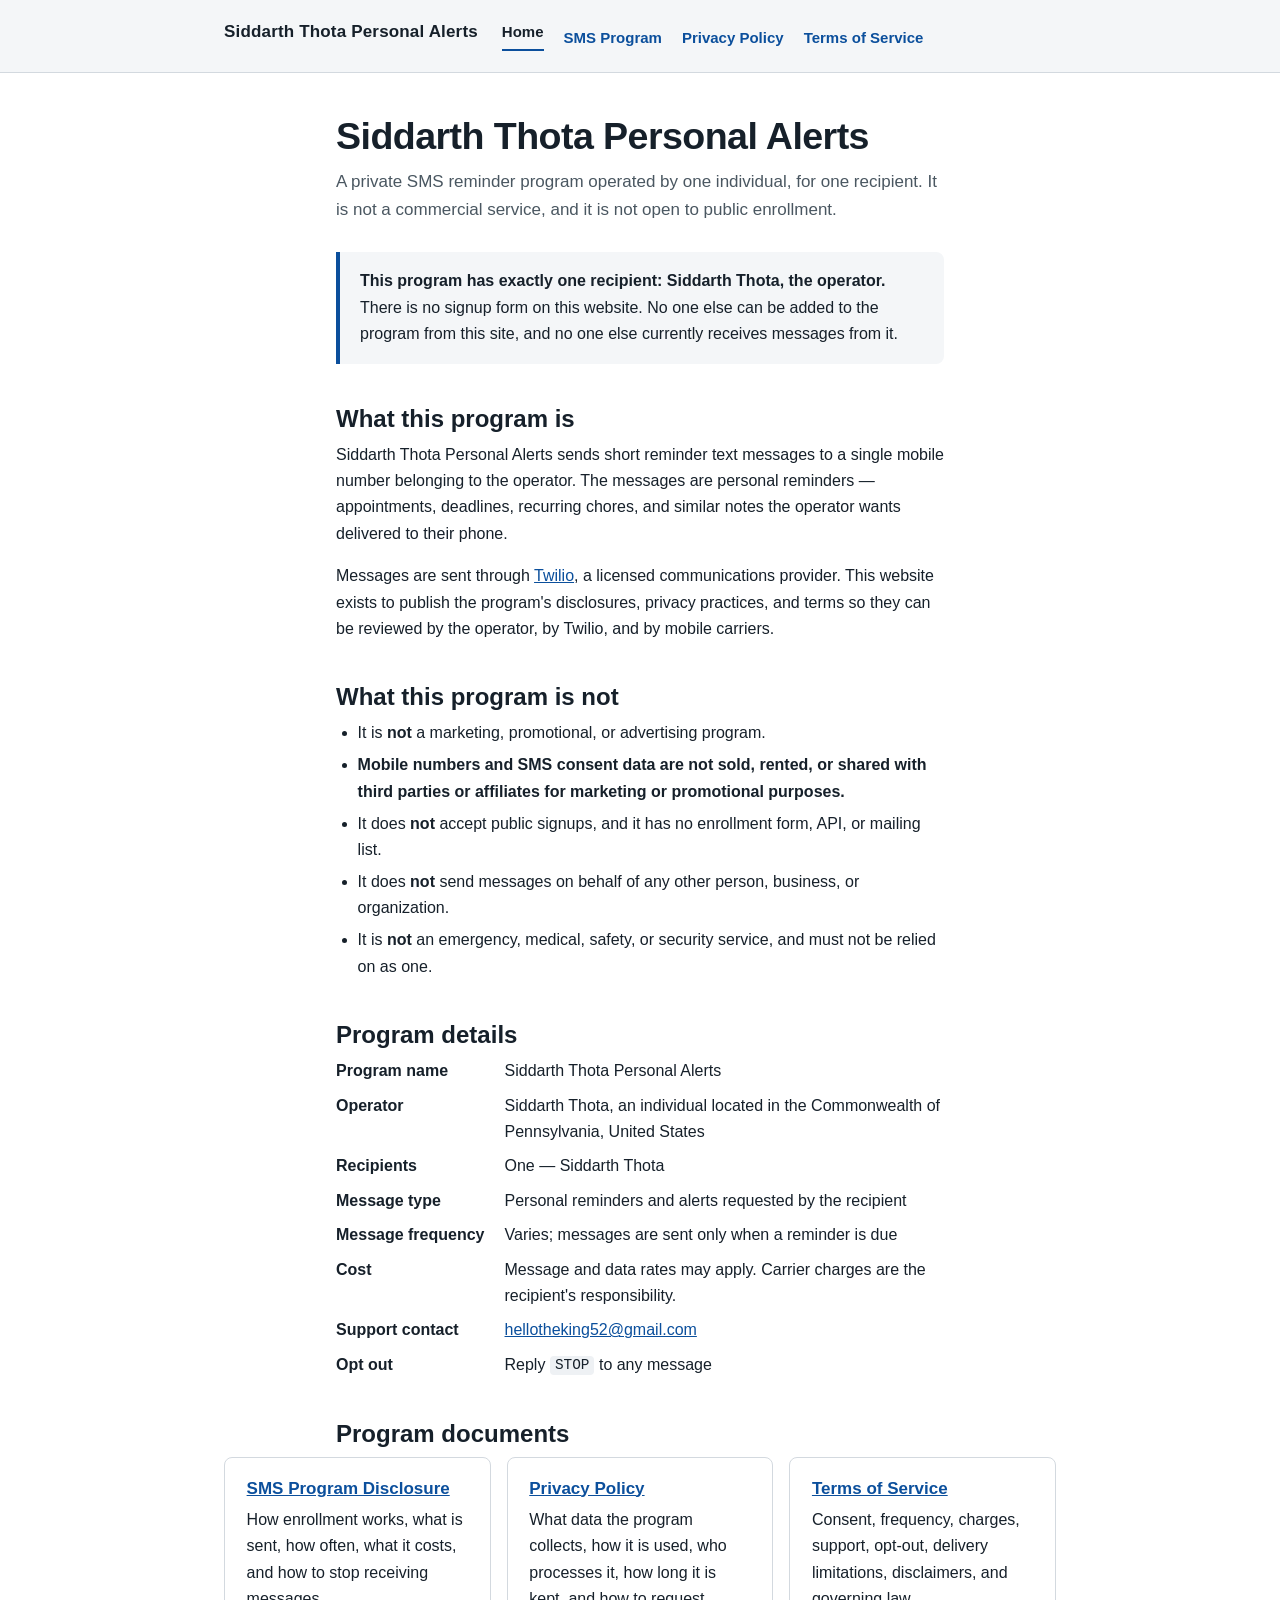
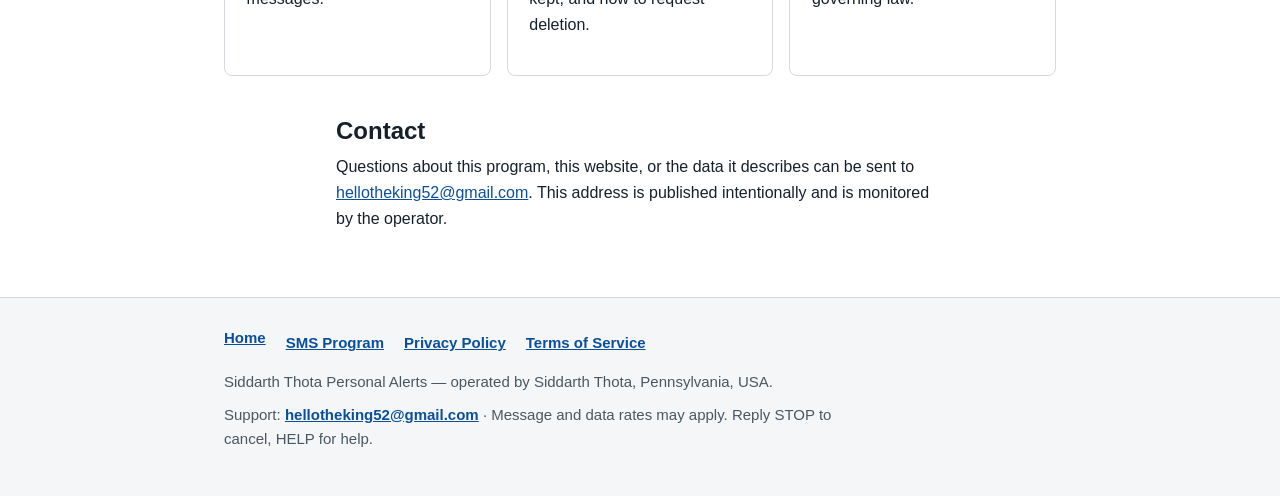
<file: site/index.html>
<!DOCTYPE html>
<html lang="en">
<head>
<meta charset="utf-8">
<meta name="viewport" content="width=device-width, initial-scale=1">
<title>Siddarth Thota Personal Alerts</title>
<meta name="description" content="Siddarth Thota Personal Alerts is a private, single-recipient SMS reminder program operated by Siddarth Thota in Pennsylvania. It is not open to public enrollment.">
<meta name="robots" content="index, follow">
<meta name="color-scheme" content="light dark">
<meta property="og:title" content="Siddarth Thota Personal Alerts">
<meta property="og:description" content="A private, single-recipient SMS reminder program operated by Siddarth Thota in Pennsylvania.">
<meta property="og:type" content="website">
<link rel="stylesheet" href="assets/css/styles.css">
<link rel="icon" href="data:,">
</head>
<body>
<a class="skip-link" href="#main">Skip to main content</a>

<header class="site-header">
  <div class="wrap">
    <a class="brand" href="./">Siddarth Thota Personal Alerts</a>
    <nav class="site-nav" aria-label="Primary">
      <ul>
        <li><a href="./" aria-current="page">Home</a></li>
        <li><a href="sms/">SMS Program</a></li>
        <li><a href="privacy/">Privacy Policy</a></li>
        <li><a href="terms/">Terms of Service</a></li>
      </ul>
    </nav>
  </div>
</header>

<main id="main">
  <div class="wrap">

    <h1>Siddarth Thota Personal Alerts</h1>
    <p class="lede">A private SMS reminder program operated by one individual, for one recipient. It is not a commercial service, and it is not open to public enrollment.</p>

    <div class="callout">
      <p><strong>This program has exactly one recipient: Siddarth Thota, the operator.</strong> There is no signup form on this website. No one else can be added to the program from this site, and no one else currently receives messages from it.</p>
    </div>

    <h2 id="what-this-is">What this program is</h2>
    <p>Siddarth Thota Personal Alerts sends short reminder text messages to a single mobile number belonging to the operator. The messages are personal reminders &mdash; appointments, deadlines, recurring chores, and similar notes the operator wants delivered to their phone.</p>
    <p>Messages are sent through <a href="https://www.twilio.com/" rel="noopener">Twilio</a>, a licensed communications provider. This website exists to publish the program's disclosures, privacy practices, and terms so they can be reviewed by the operator, by Twilio, and by mobile carriers.</p>

    <h2 id="what-this-is-not">What this program is not</h2>
    <ul>
      <li>It is <strong>not</strong> a marketing, promotional, or advertising program.</li>
      <li><strong>Mobile numbers and SMS consent data are not sold, rented, or shared with third parties or affiliates for marketing or promotional purposes.</strong></li>
      <li>It does <strong>not</strong> accept public signups, and it has no enrollment form, API, or mailing list.</li>
      <li>It does <strong>not</strong> send messages on behalf of any other person, business, or organization.</li>
      <li>It is <strong>not</strong> an emergency, medical, safety, or security service, and must not be relied on as one.</li>
    </ul>

    <h2 id="details">Program details</h2>
    <dl class="facts">
      <dt>Program name</dt>
      <dd>Siddarth Thota Personal Alerts</dd>

      <dt>Operator</dt>
      <dd>Siddarth Thota, an individual located in the Commonwealth of Pennsylvania, United States</dd>

      <dt>Recipients</dt>
      <dd>One &mdash; Siddarth Thota</dd>

      <dt>Message type</dt>
      <dd>Personal reminders and alerts requested by the recipient</dd>

      <dt>Message frequency</dt>
      <dd>Varies; messages are sent only when a reminder is due</dd>

      <dt>Cost</dt>
      <dd>Message and data rates may apply. Carrier charges are the recipient's responsibility.</dd>

      <dt>Support contact</dt>
      <dd><a href="mailto:hellotheking52@gmail.com">hellotheking52@gmail.com</a></dd>

      <dt>Opt out</dt>
      <dd>Reply <code>STOP</code> to any message</dd>
    </dl>

    <h2 id="documents">Program documents</h2>
    <div class="card-grid">
      <section class="card">
        <h3><a href="sms/">SMS Program Disclosure</a></h3>
        <p>How enrollment works, what is sent, how often, what it costs, and how to stop receiving messages.</p>
      </section>
      <section class="card">
        <h3><a href="privacy/">Privacy Policy</a></h3>
        <p>What data the program collects, how it is used, who processes it, how long it is kept, and how to request deletion.</p>
      </section>
      <section class="card">
        <h3><a href="terms/">Terms of Service</a></h3>
        <p>Consent, frequency, charges, support, opt-out, delivery limitations, disclaimers, and governing law.</p>
      </section>
    </div>

    <h2 id="contact">Contact</h2>
    <p>Questions about this program, this website, or the data it describes can be sent to <a href="mailto:hellotheking52@gmail.com">hellotheking52@gmail.com</a>. This address is published intentionally and is monitored by the operator.</p>

  </div>
</main>

<footer class="site-footer">
  <div class="wrap">
    <ul>
      <li><a href="./">Home</a></li>
      <li><a href="sms/">SMS Program</a></li>
      <li><a href="privacy/">Privacy Policy</a></li>
      <li><a href="terms/">Terms of Service</a></li>
    </ul>
    <p>Siddarth Thota Personal Alerts &mdash; operated by Siddarth Thota, Pennsylvania, USA.</p>
    <p>Support: <a href="mailto:hellotheking52@gmail.com">hellotheking52@gmail.com</a> &middot; Message and data rates may apply. Reply STOP to cancel, HELP for help.</p>
  </div>
</footer>

<script src="assets/js/main.js"></script>
</body>
</html>
</file>
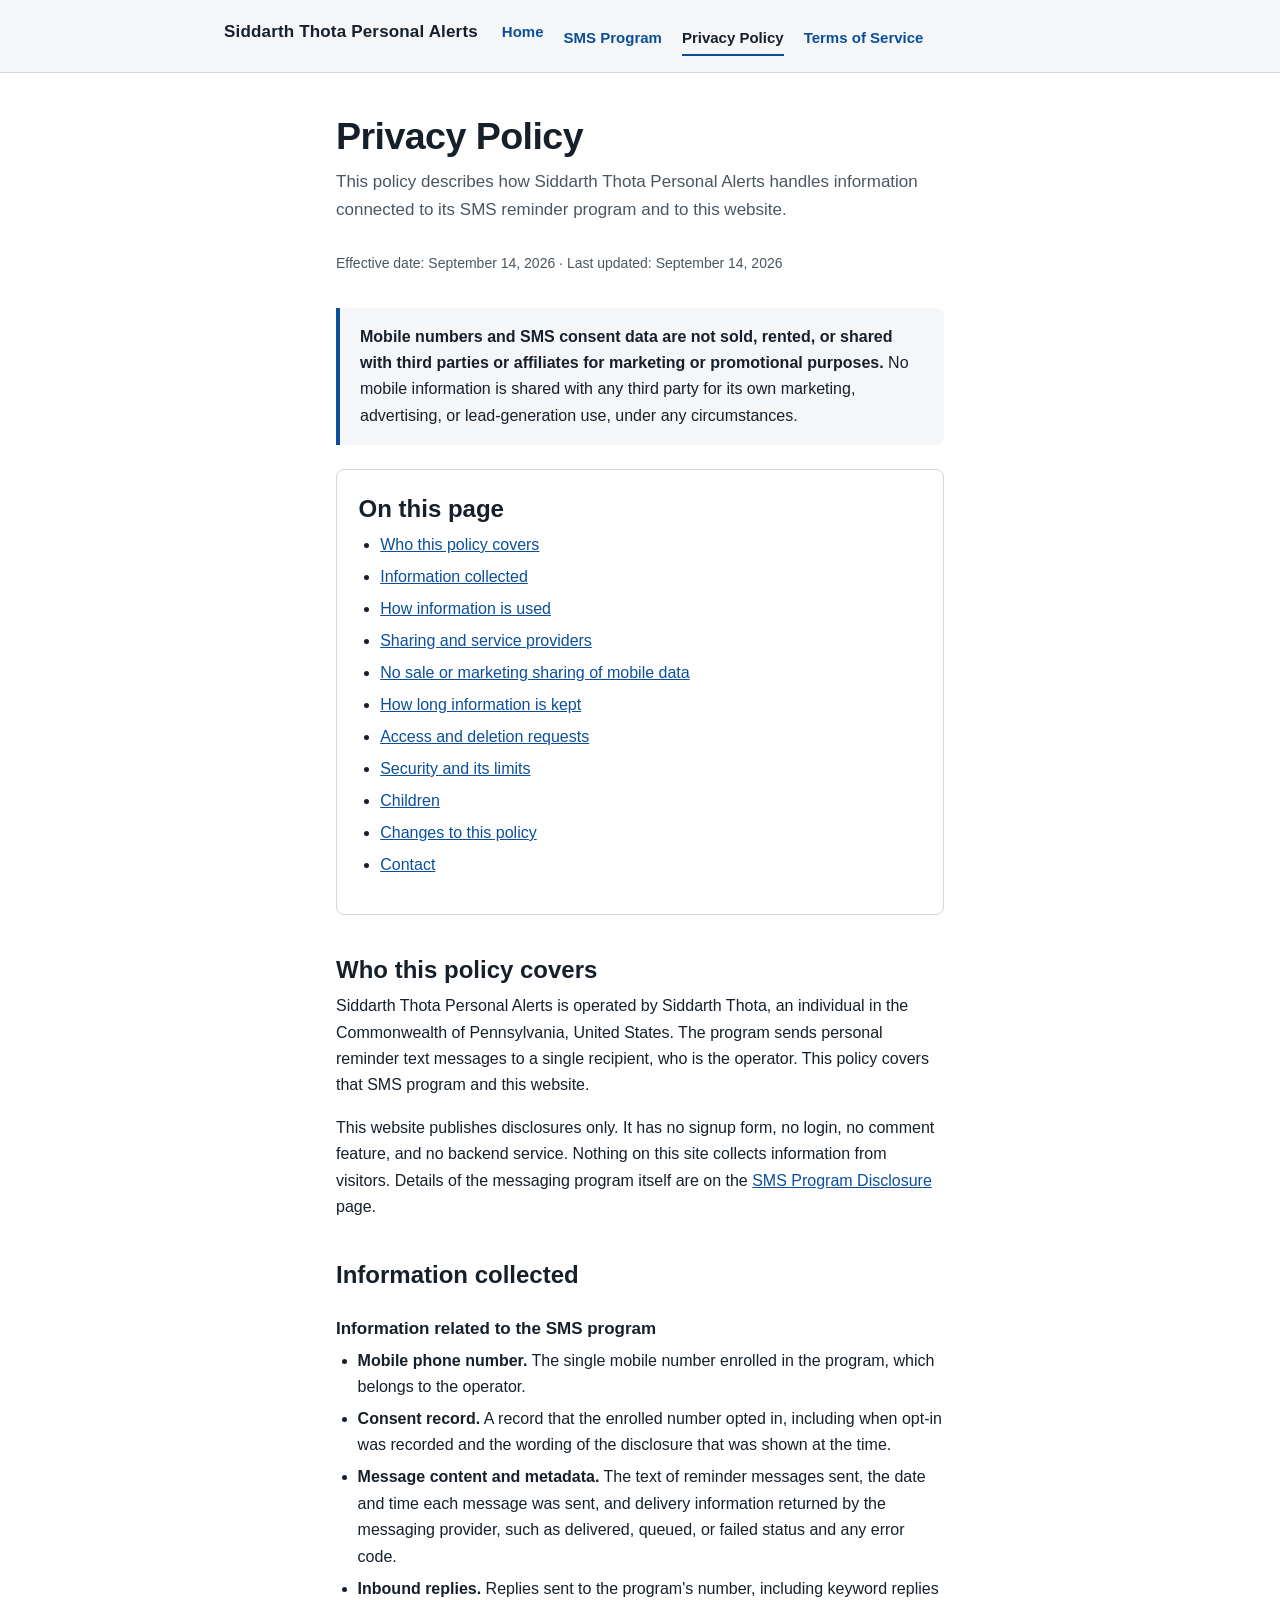
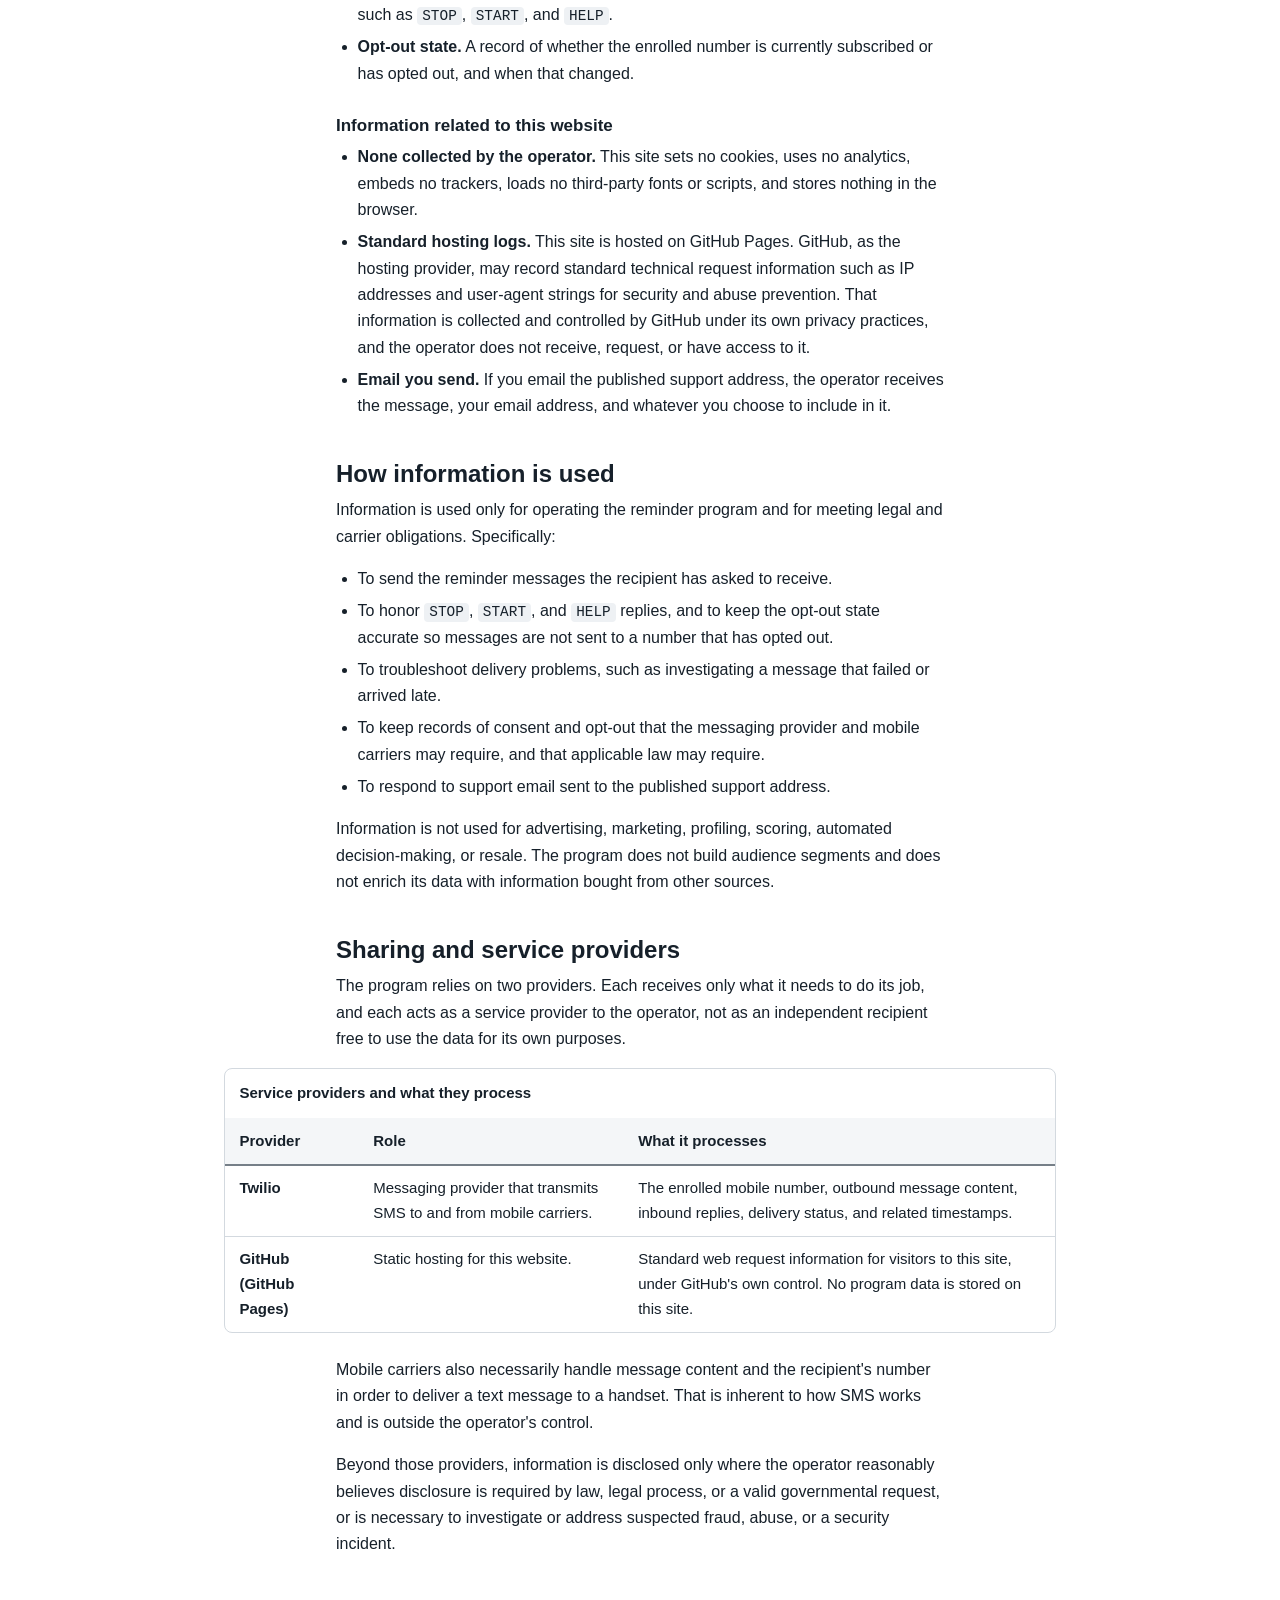
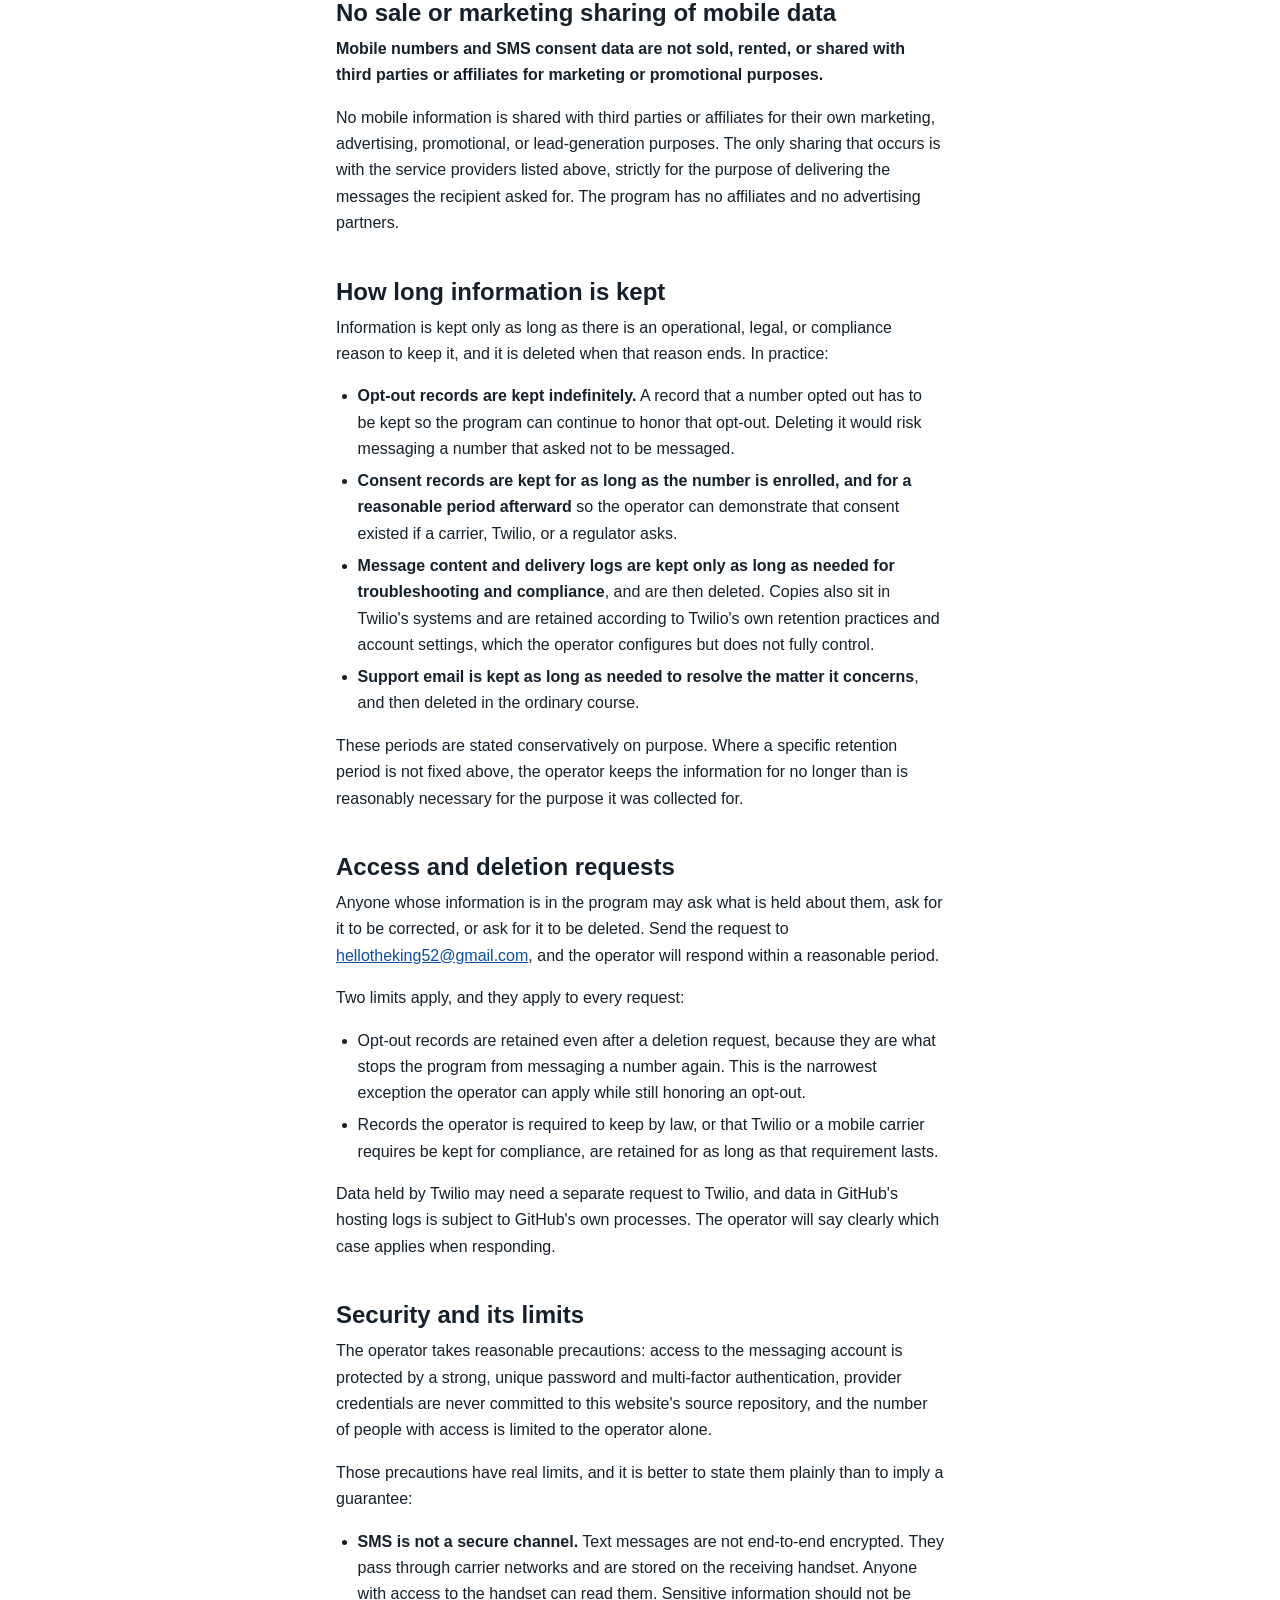
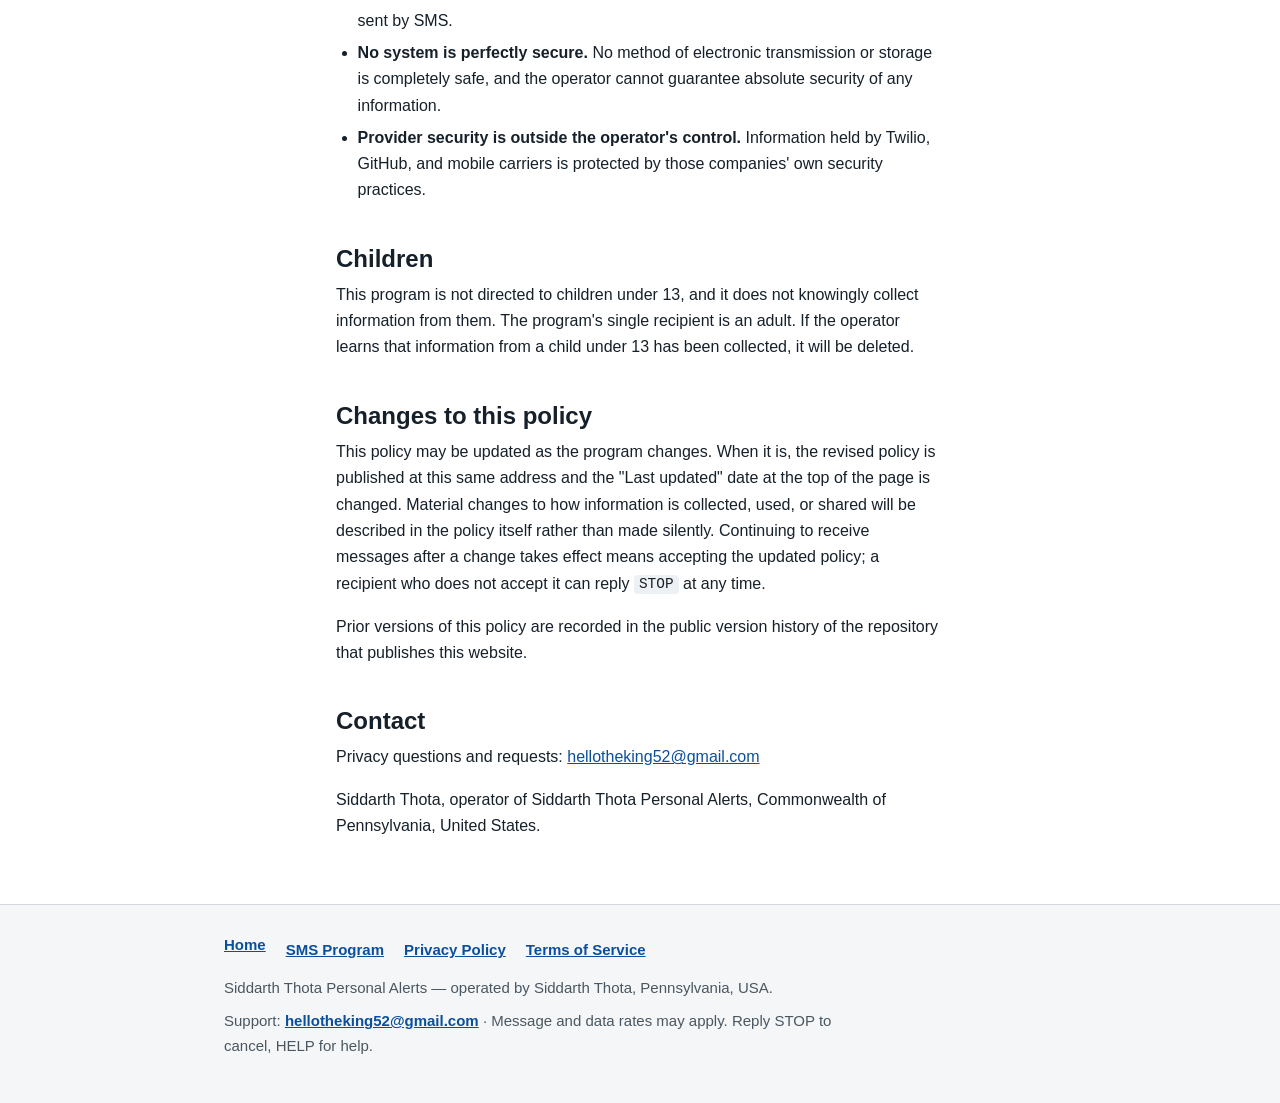
<file: site/privacy/index.html>
<!DOCTYPE html>
<html lang="en">
<head>
<meta charset="utf-8">
<meta name="viewport" content="width=device-width, initial-scale=1">
<title>Privacy Policy | Siddarth Thota Personal Alerts</title>
<meta name="description" content="Privacy Policy for Siddarth Thota Personal Alerts: what data is collected, how it is used, which providers process it, how long it is kept, and how to request deletion.">
<meta name="robots" content="index, follow">
<meta name="color-scheme" content="light dark">
<meta property="og:title" content="Privacy Policy | Siddarth Thota Personal Alerts">
<meta property="og:description" content="What data the Siddarth Thota Personal Alerts SMS program collects, how it is used, who processes it, and how to request deletion.">
<meta property="og:type" content="article">
<link rel="stylesheet" href="../assets/css/styles.css">
<link rel="icon" href="data:,">
</head>
<body>
<a class="skip-link" href="#main">Skip to main content</a>

<header class="site-header">
  <div class="wrap">
    <a class="brand" href="../">Siddarth Thota Personal Alerts</a>
    <nav class="site-nav" aria-label="Primary">
      <ul>
        <li><a href="../">Home</a></li>
        <li><a href="../sms/">SMS Program</a></li>
        <li><a href="./" aria-current="page">Privacy Policy</a></li>
        <li><a href="../terms/">Terms of Service</a></li>
      </ul>
    </nav>
  </div>
</header>

<main id="main">
  <div class="wrap">

    <h1>Privacy Policy</h1>
    <p class="lede">This policy describes how Siddarth Thota Personal Alerts handles information connected to its SMS reminder program and to this website.</p>
    <p class="meta">Effective date: September 14, 2026 &middot; Last updated: September 14, 2026</p>

    <div class="callout">
      <p><strong>Mobile numbers and SMS consent data are not sold, rented, or shared with third parties or affiliates for marketing or promotional purposes.</strong> No mobile information is shared with any third party for its own marketing, advertising, or lead-generation use, under any circumstances.</p>
    </div>

    <nav class="toc card" aria-labelledby="toc-heading">
      <h2 id="toc-heading">On this page</h2>
      <ul>
        <li><a href="#who">Who this policy covers</a></li>
        <li><a href="#collected">Information collected</a></li>
        <li><a href="#uses">How information is used</a></li>
        <li><a href="#sharing">Sharing and service providers</a></li>
        <li><a href="#no-sale">No sale or marketing sharing of mobile data</a></li>
        <li><a href="#retention">How long information is kept</a></li>
        <li><a href="#deletion">Access and deletion requests</a></li>
        <li><a href="#security">Security and its limits</a></li>
        <li><a href="#children">Children</a></li>
        <li><a href="#changes">Changes to this policy</a></li>
        <li><a href="#contact">Contact</a></li>
      </ul>
    </nav>

    <h2 id="who">Who this policy covers</h2>
    <p>Siddarth Thota Personal Alerts is operated by Siddarth Thota, an individual in the Commonwealth of Pennsylvania, United States. The program sends personal reminder text messages to a single recipient, who is the operator. This policy covers that SMS program and this website.</p>
    <p>This website publishes disclosures only. It has no signup form, no login, no comment feature, and no backend service. Nothing on this site collects information from visitors. Details of the messaging program itself are on the <a href="../sms/">SMS Program Disclosure</a> page.</p>

    <h2 id="collected">Information collected</h2>

    <h3>Information related to the SMS program</h3>
    <ul>
      <li><strong>Mobile phone number.</strong> The single mobile number enrolled in the program, which belongs to the operator.</li>
      <li><strong>Consent record.</strong> A record that the enrolled number opted in, including when opt-in was recorded and the wording of the disclosure that was shown at the time.</li>
      <li><strong>Message content and metadata.</strong> The text of reminder messages sent, the date and time each message was sent, and delivery information returned by the messaging provider, such as delivered, queued, or failed status and any error code.</li>
      <li><strong>Inbound replies.</strong> Replies sent to the program's number, including keyword replies such as <code>STOP</code>, <code>START</code>, and <code>HELP</code>.</li>
      <li><strong>Opt-out state.</strong> A record of whether the enrolled number is currently subscribed or has opted out, and when that changed.</li>
    </ul>

    <h3>Information related to this website</h3>
    <ul>
      <li><strong>None collected by the operator.</strong> This site sets no cookies, uses no analytics, embeds no trackers, loads no third-party fonts or scripts, and stores nothing in the browser.</li>
      <li><strong>Standard hosting logs.</strong> This site is hosted on GitHub Pages. GitHub, as the hosting provider, may record standard technical request information such as IP addresses and user-agent strings for security and abuse prevention. That information is collected and controlled by GitHub under its own privacy practices, and the operator does not receive, request, or have access to it.</li>
      <li><strong>Email you send.</strong> If you email the published support address, the operator receives the message, your email address, and whatever you choose to include in it.</li>
    </ul>

    <h2 id="uses">How information is used</h2>
    <p>Information is used only for operating the reminder program and for meeting legal and carrier obligations. Specifically:</p>
    <ul>
      <li>To send the reminder messages the recipient has asked to receive.</li>
      <li>To honor <code>STOP</code>, <code>START</code>, and <code>HELP</code> replies, and to keep the opt-out state accurate so messages are not sent to a number that has opted out.</li>
      <li>To troubleshoot delivery problems, such as investigating a message that failed or arrived late.</li>
      <li>To keep records of consent and opt-out that the messaging provider and mobile carriers may require, and that applicable law may require.</li>
      <li>To respond to support email sent to the published support address.</li>
    </ul>
    <p>Information is not used for advertising, marketing, profiling, scoring, automated decision-making, or resale. The program does not build audience segments and does not enrich its data with information bought from other sources.</p>

    <h2 id="sharing">Sharing and service providers</h2>
    <p>The program relies on two providers. Each receives only what it needs to do its job, and each acts as a service provider to the operator, not as an independent recipient free to use the data for its own purposes.</p>

    <div class="table-scroll">
      <table>
        <caption>Service providers and what they process</caption>
        <thead>
          <tr>
            <th scope="col">Provider</th>
            <th scope="col">Role</th>
            <th scope="col">What it processes</th>
          </tr>
        </thead>
        <tbody>
          <tr>
            <th scope="row">Twilio</th>
            <td>Messaging provider that transmits SMS to and from mobile carriers.</td>
            <td>The enrolled mobile number, outbound message content, inbound replies, delivery status, and related timestamps.</td>
          </tr>
          <tr>
            <th scope="row">GitHub (GitHub Pages)</th>
            <td>Static hosting for this website.</td>
            <td>Standard web request information for visitors to this site, under GitHub's own control. No program data is stored on this site.</td>
          </tr>
        </tbody>
      </table>
    </div>

    <p>Mobile carriers also necessarily handle message content and the recipient's number in order to deliver a text message to a handset. That is inherent to how SMS works and is outside the operator's control.</p>
    <p>Beyond those providers, information is disclosed only where the operator reasonably believes disclosure is required by law, legal process, or a valid governmental request, or is necessary to investigate or address suspected fraud, abuse, or a security incident.</p>

    <h2 id="no-sale">No sale or marketing sharing of mobile data</h2>
    <p><strong>Mobile numbers and SMS consent data are not sold, rented, or shared with third parties or affiliates for marketing or promotional purposes.</strong></p>
    <p>No mobile information is shared with third parties or affiliates for their own marketing, advertising, promotional, or lead-generation purposes. The only sharing that occurs is with the service providers listed above, strictly for the purpose of delivering the messages the recipient asked for. The program has no affiliates and no advertising partners.</p>

    <h2 id="retention">How long information is kept</h2>
    <p>Information is kept only as long as there is an operational, legal, or compliance reason to keep it, and it is deleted when that reason ends. In practice:</p>
    <ul>
      <li><strong>Opt-out records are kept indefinitely.</strong> A record that a number opted out has to be kept so the program can continue to honor that opt-out. Deleting it would risk messaging a number that asked not to be messaged.</li>
      <li><strong>Consent records are kept for as long as the number is enrolled, and for a reasonable period afterward</strong> so the operator can demonstrate that consent existed if a carrier, Twilio, or a regulator asks.</li>
      <li><strong>Message content and delivery logs are kept only as long as needed for troubleshooting and compliance</strong>, and are then deleted. Copies also sit in Twilio's systems and are retained according to Twilio's own retention practices and account settings, which the operator configures but does not fully control.</li>
      <li><strong>Support email is kept as long as needed to resolve the matter it concerns</strong>, and then deleted in the ordinary course.</li>
    </ul>
    <p>These periods are stated conservatively on purpose. Where a specific retention period is not fixed above, the operator keeps the information for no longer than is reasonably necessary for the purpose it was collected for.</p>

    <h2 id="deletion">Access and deletion requests</h2>
    <p>Anyone whose information is in the program may ask what is held about them, ask for it to be corrected, or ask for it to be deleted. Send the request to <a href="mailto:hellotheking52@gmail.com">hellotheking52@gmail.com</a>, and the operator will respond within a reasonable period.</p>
    <p>Two limits apply, and they apply to every request:</p>
    <ul>
      <li>Opt-out records are retained even after a deletion request, because they are what stops the program from messaging a number again. This is the narrowest exception the operator can apply while still honoring an opt-out.</li>
      <li>Records the operator is required to keep by law, or that Twilio or a mobile carrier requires be kept for compliance, are retained for as long as that requirement lasts.</li>
    </ul>
    <p>Data held by Twilio may need a separate request to Twilio, and data in GitHub's hosting logs is subject to GitHub's own processes. The operator will say clearly which case applies when responding.</p>

    <h2 id="security">Security and its limits</h2>
    <p>The operator takes reasonable precautions: access to the messaging account is protected by a strong, unique password and multi-factor authentication, provider credentials are never committed to this website's source repository, and the number of people with access is limited to the operator alone.</p>
    <p>Those precautions have real limits, and it is better to state them plainly than to imply a guarantee:</p>
    <ul>
      <li><strong>SMS is not a secure channel.</strong> Text messages are not end-to-end encrypted. They pass through carrier networks and are stored on the receiving handset. Anyone with access to the handset can read them. Sensitive information should not be sent by SMS.</li>
      <li><strong>No system is perfectly secure.</strong> No method of electronic transmission or storage is completely safe, and the operator cannot guarantee absolute security of any information.</li>
      <li><strong>Provider security is outside the operator's control.</strong> Information held by Twilio, GitHub, and mobile carriers is protected by those companies' own security practices.</li>
    </ul>

    <h2 id="children">Children</h2>
    <p>This program is not directed to children under 13, and it does not knowingly collect information from them. The program's single recipient is an adult. If the operator learns that information from a child under 13 has been collected, it will be deleted.</p>

    <h2 id="changes">Changes to this policy</h2>
    <p>This policy may be updated as the program changes. When it is, the revised policy is published at this same address and the "Last updated" date at the top of the page is changed. Material changes to how information is collected, used, or shared will be described in the policy itself rather than made silently. Continuing to receive messages after a change takes effect means accepting the updated policy; a recipient who does not accept it can reply <code>STOP</code> at any time.</p>
    <p>Prior versions of this policy are recorded in the public version history of the repository that publishes this website.</p>

    <h2 id="contact">Contact</h2>
    <p>Privacy questions and requests: <a href="mailto:hellotheking52@gmail.com">hellotheking52@gmail.com</a></p>
    <p>Siddarth Thota, operator of Siddarth Thota Personal Alerts, Commonwealth of Pennsylvania, United States.</p>

  </div>
</main>

<footer class="site-footer">
  <div class="wrap">
    <ul>
      <li><a href="../">Home</a></li>
      <li><a href="../sms/">SMS Program</a></li>
      <li><a href="./">Privacy Policy</a></li>
      <li><a href="../terms/">Terms of Service</a></li>
    </ul>
    <p>Siddarth Thota Personal Alerts &mdash; operated by Siddarth Thota, Pennsylvania, USA.</p>
    <p>Support: <a href="mailto:hellotheking52@gmail.com">hellotheking52@gmail.com</a> &middot; Message and data rates may apply. Reply STOP to cancel, HELP for help.</p>
  </div>
</footer>

<script src="../assets/js/main.js"></script>
</body>
</html>
</file>
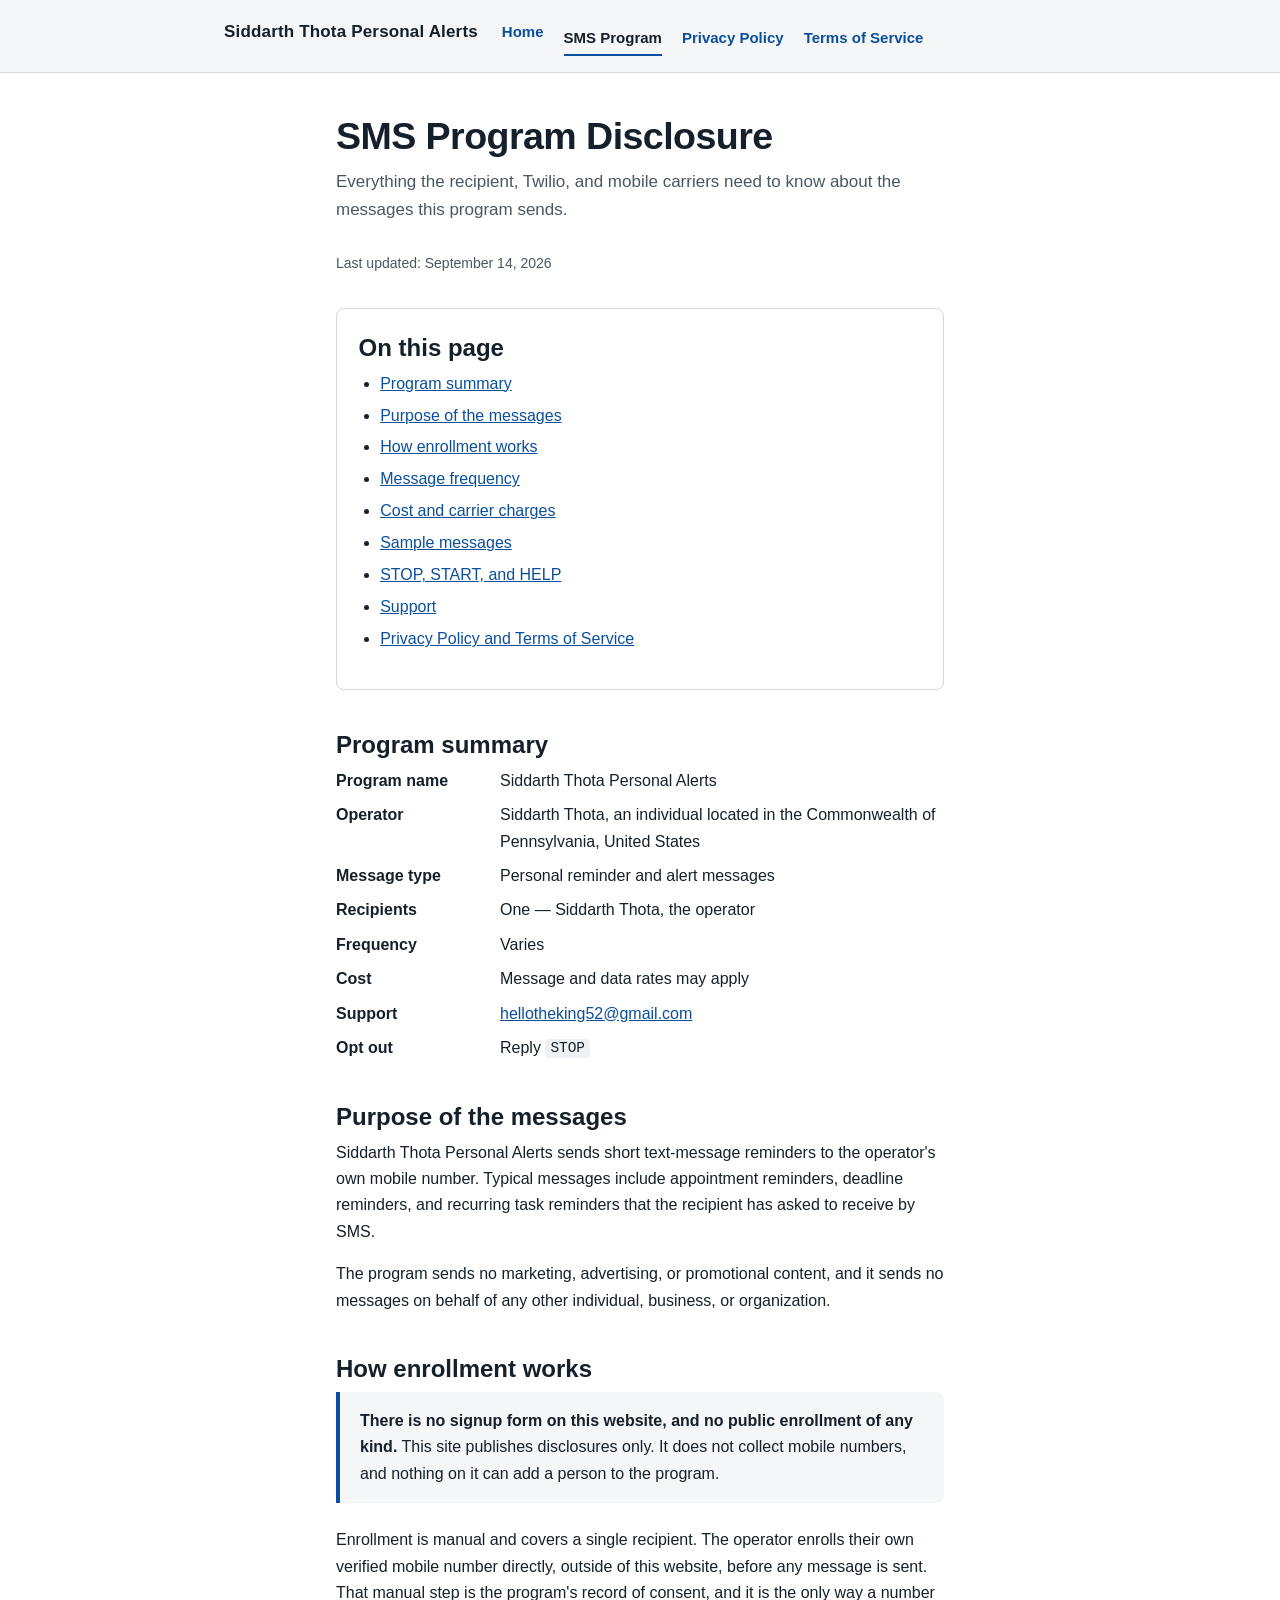
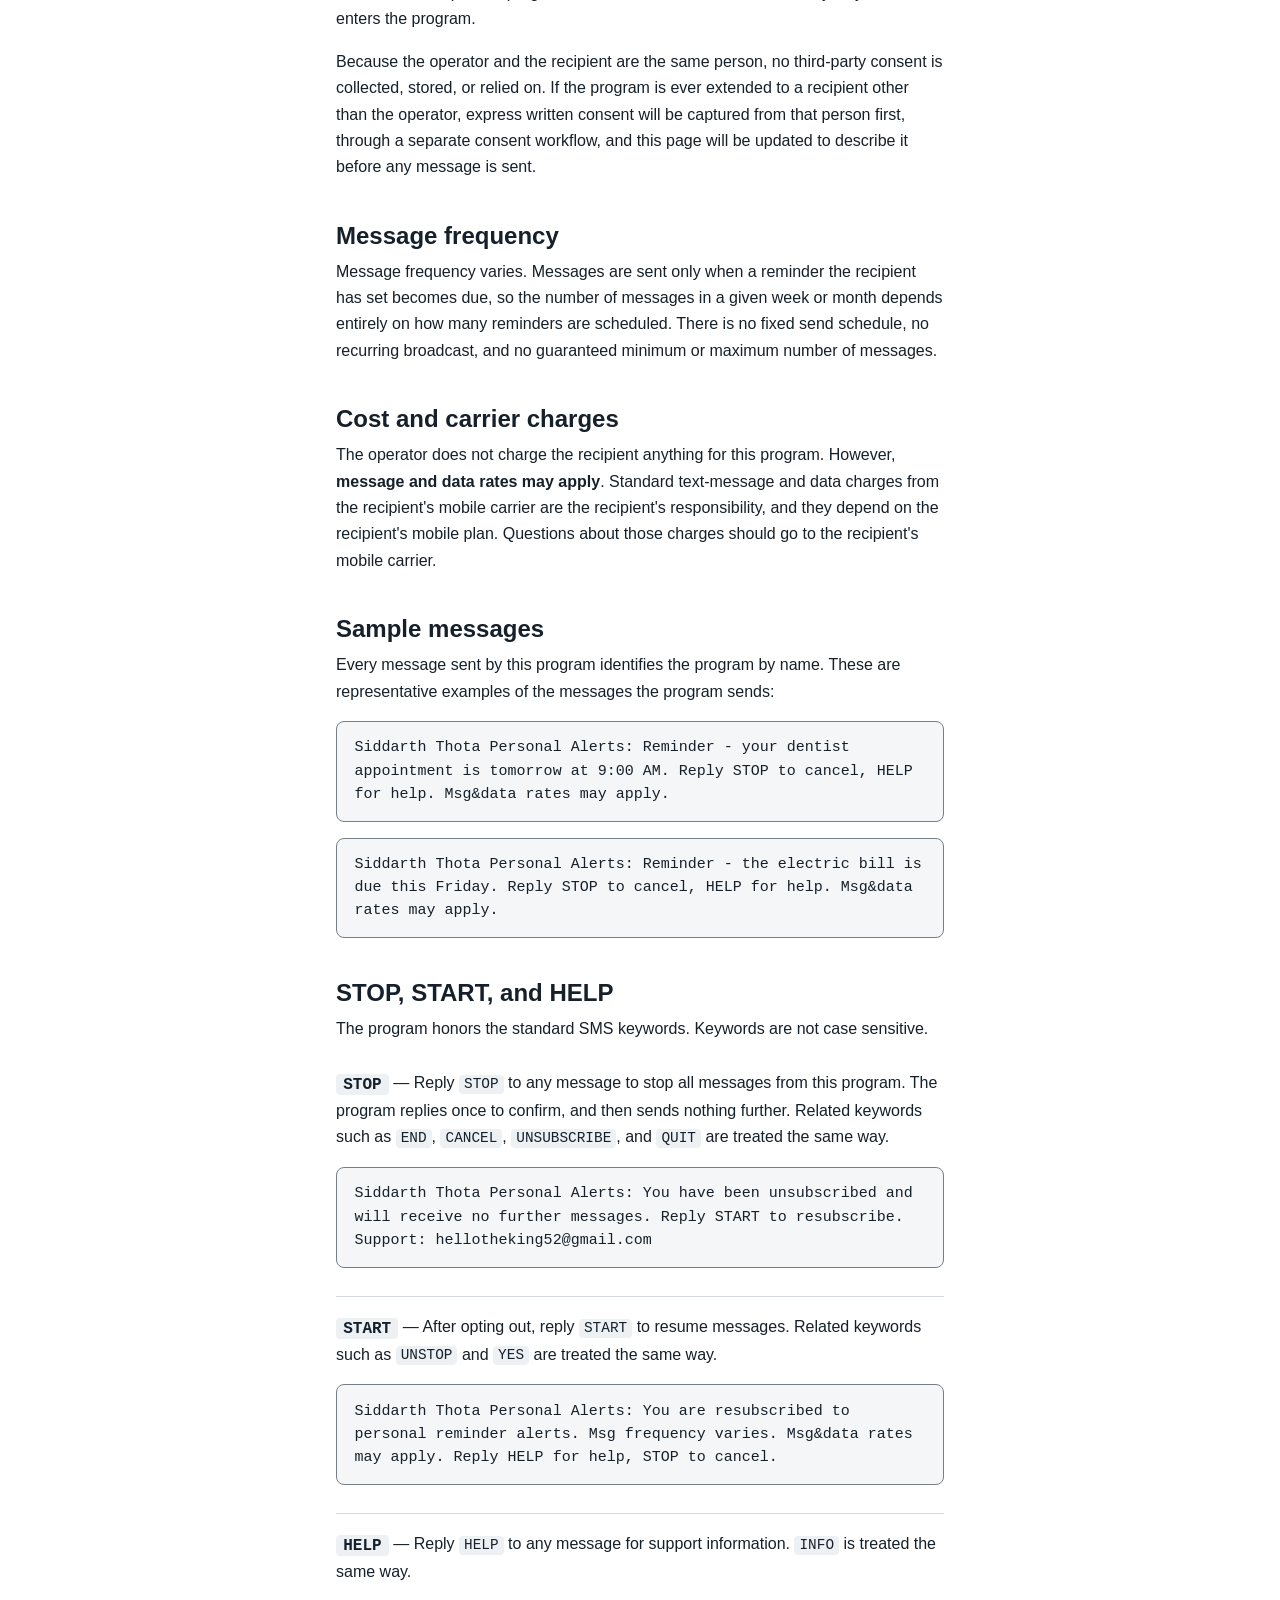
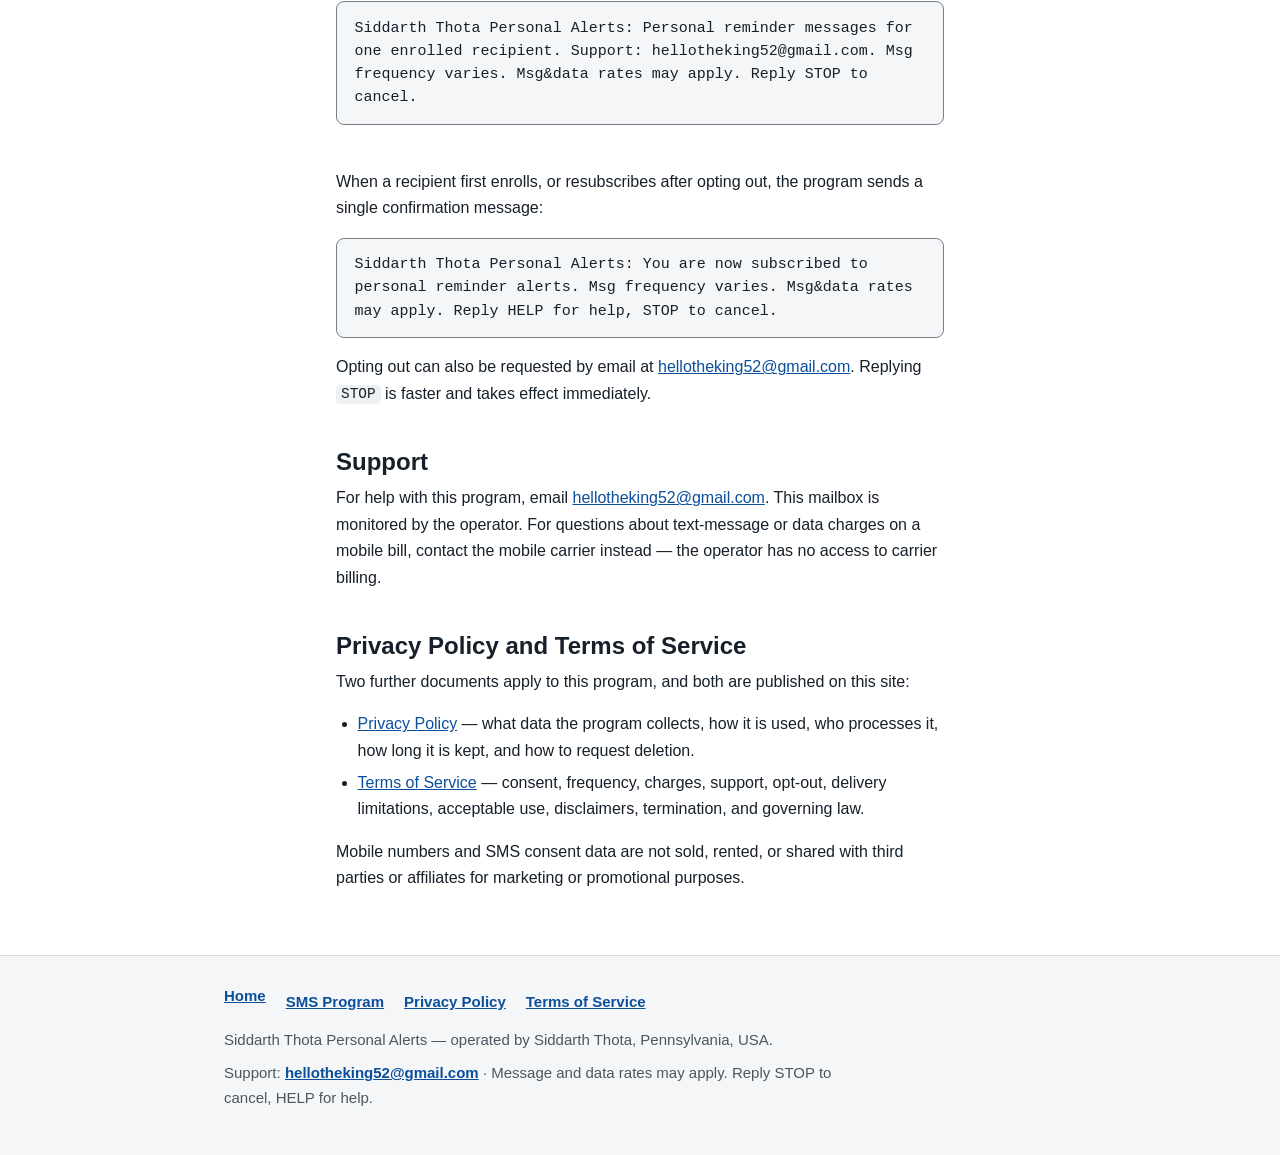
<file: site/sms/index.html>
<!DOCTYPE html>
<html lang="en">
<head>
<meta charset="utf-8">
<meta name="viewport" content="width=device-width, initial-scale=1">
<title>SMS Program Disclosure | Siddarth Thota Personal Alerts</title>
<meta name="description" content="Disclosure for the Siddarth Thota Personal Alerts SMS program: purpose, enrollment, message frequency, carrier charges, support contact, and STOP, START, and HELP keywords.">
<meta name="robots" content="index, follow">
<meta name="color-scheme" content="light dark">
<meta property="og:title" content="SMS Program Disclosure | Siddarth Thota Personal Alerts">
<meta property="og:description" content="Purpose, enrollment, frequency, charges, support, and opt-out keywords for the Siddarth Thota Personal Alerts SMS program.">
<meta property="og:type" content="article">
<link rel="stylesheet" href="../assets/css/styles.css">
<link rel="icon" href="data:,">
</head>
<body>
<a class="skip-link" href="#main">Skip to main content</a>

<header class="site-header">
  <div class="wrap">
    <a class="brand" href="../">Siddarth Thota Personal Alerts</a>
    <nav class="site-nav" aria-label="Primary">
      <ul>
        <li><a href="../">Home</a></li>
        <li><a href="./" aria-current="page">SMS Program</a></li>
        <li><a href="../privacy/">Privacy Policy</a></li>
        <li><a href="../terms/">Terms of Service</a></li>
      </ul>
    </nav>
  </div>
</header>

<main id="main">
  <div class="wrap">

    <h1>SMS Program Disclosure</h1>
    <p class="lede">Everything the recipient, Twilio, and mobile carriers need to know about the messages this program sends.</p>
    <p class="meta">Last updated: September 14, 2026</p>

    <nav class="toc card" aria-labelledby="toc-heading">
      <h2 id="toc-heading">On this page</h2>
      <ul>
        <li><a href="#summary">Program summary</a></li>
        <li><a href="#purpose">Purpose of the messages</a></li>
        <li><a href="#enrollment">How enrollment works</a></li>
        <li><a href="#frequency">Message frequency</a></li>
        <li><a href="#cost">Cost and carrier charges</a></li>
        <li><a href="#samples">Sample messages</a></li>
        <li><a href="#keywords">STOP, START, and HELP</a></li>
        <li><a href="#support">Support</a></li>
        <li><a href="#policies">Privacy Policy and Terms of Service</a></li>
      </ul>
    </nav>

    <h2 id="summary">Program summary</h2>
    <dl class="facts">
      <dt>Program name</dt>
      <dd>Siddarth Thota Personal Alerts</dd>

      <dt>Operator</dt>
      <dd>Siddarth Thota, an individual located in the Commonwealth of Pennsylvania, United States</dd>

      <dt>Message type</dt>
      <dd>Personal reminder and alert messages</dd>

      <dt>Recipients</dt>
      <dd>One &mdash; Siddarth Thota, the operator</dd>

      <dt>Frequency</dt>
      <dd>Varies</dd>

      <dt>Cost</dt>
      <dd>Message and data rates may apply</dd>

      <dt>Support</dt>
      <dd><a href="mailto:hellotheking52@gmail.com">hellotheking52@gmail.com</a></dd>

      <dt>Opt out</dt>
      <dd>Reply <code>STOP</code></dd>
    </dl>

    <h2 id="purpose">Purpose of the messages</h2>
    <p>Siddarth Thota Personal Alerts sends short text-message reminders to the operator's own mobile number. Typical messages include appointment reminders, deadline reminders, and recurring task reminders that the recipient has asked to receive by SMS.</p>
    <p>The program sends no marketing, advertising, or promotional content, and it sends no messages on behalf of any other individual, business, or organization.</p>

    <h2 id="enrollment">How enrollment works</h2>
    <div class="callout">
      <p><strong>There is no signup form on this website, and no public enrollment of any kind.</strong> This site publishes disclosures only. It does not collect mobile numbers, and nothing on it can add a person to the program.</p>
    </div>
    <p>Enrollment is manual and covers a single recipient. The operator enrolls their own verified mobile number directly, outside of this website, before any message is sent. That manual step is the program's record of consent, and it is the only way a number enters the program.</p>
    <p>Because the operator and the recipient are the same person, no third-party consent is collected, stored, or relied on. If the program is ever extended to a recipient other than the operator, express written consent will be captured from that person first, through a separate consent workflow, and this page will be updated to describe it before any message is sent.</p>

    <h2 id="frequency">Message frequency</h2>
    <p>Message frequency varies. Messages are sent only when a reminder the recipient has set becomes due, so the number of messages in a given week or month depends entirely on how many reminders are scheduled. There is no fixed send schedule, no recurring broadcast, and no guaranteed minimum or maximum number of messages.</p>

    <h2 id="cost">Cost and carrier charges</h2>
    <p>The operator does not charge the recipient anything for this program. However, <strong>message and data rates may apply</strong>. Standard text-message and data charges from the recipient's mobile carrier are the recipient's responsibility, and they depend on the recipient's mobile plan. Questions about those charges should go to the recipient's mobile carrier.</p>

    <h2 id="samples">Sample messages</h2>
    <p>Every message sent by this program identifies the program by name. These are representative examples of the messages the program sends:</p>

    <p class="sample-msg">Siddarth Thota Personal Alerts: Reminder - your dentist appointment is tomorrow at 9:00 AM. Reply STOP to cancel, HELP for help. Msg&amp;data rates may apply.</p>

    <p class="sample-msg">Siddarth Thota Personal Alerts: Reminder - the electric bill is due this Friday. Reply STOP to cancel, HELP for help. Msg&amp;data rates may apply.</p>

    <h2 id="keywords">STOP, START, and HELP</h2>
    <p>The program honors the standard SMS keywords. Keywords are not case sensitive.</p>

    <ul class="keyword-list">
      <li>
        <p><span class="kw">STOP</span> &mdash; Reply <code>STOP</code> to any message to stop all messages from this program. The program replies once to confirm, and then sends nothing further. Related keywords such as <code>END</code>, <code>CANCEL</code>, <code>UNSUBSCRIBE</code>, and <code>QUIT</code> are treated the same way.</p>
        <p class="sample-msg">Siddarth Thota Personal Alerts: You have been unsubscribed and will receive no further messages. Reply START to resubscribe. Support: hellotheking52@gmail.com</p>
      </li>
      <li>
        <p><span class="kw">START</span> &mdash; After opting out, reply <code>START</code> to resume messages. Related keywords such as <code>UNSTOP</code> and <code>YES</code> are treated the same way.</p>
        <p class="sample-msg">Siddarth Thota Personal Alerts: You are resubscribed to personal reminder alerts. Msg frequency varies. Msg&amp;data rates may apply. Reply HELP for help, STOP to cancel.</p>
      </li>
      <li>
        <p><span class="kw">HELP</span> &mdash; Reply <code>HELP</code> to any message for support information. <code>INFO</code> is treated the same way.</p>
        <p class="sample-msg">Siddarth Thota Personal Alerts: Personal reminder messages for one enrolled recipient. Support: hellotheking52@gmail.com. Msg frequency varies. Msg&amp;data rates may apply. Reply STOP to cancel.</p>
      </li>
    </ul>

    <p>When a recipient first enrolls, or resubscribes after opting out, the program sends a single confirmation message:</p>
    <p class="sample-msg">Siddarth Thota Personal Alerts: You are now subscribed to personal reminder alerts. Msg frequency varies. Msg&amp;data rates may apply. Reply HELP for help, STOP to cancel.</p>

    <p>Opting out can also be requested by email at <a href="mailto:hellotheking52@gmail.com">hellotheking52@gmail.com</a>. Replying <code>STOP</code> is faster and takes effect immediately.</p>

    <h2 id="support">Support</h2>
    <p>For help with this program, email <a href="mailto:hellotheking52@gmail.com">hellotheking52@gmail.com</a>. This mailbox is monitored by the operator. For questions about text-message or data charges on a mobile bill, contact the mobile carrier instead &mdash; the operator has no access to carrier billing.</p>

    <h2 id="policies">Privacy Policy and Terms of Service</h2>
    <p>Two further documents apply to this program, and both are published on this site:</p>
    <ul>
      <li><a href="../privacy/">Privacy Policy</a> &mdash; what data the program collects, how it is used, who processes it, how long it is kept, and how to request deletion.</li>
      <li><a href="../terms/">Terms of Service</a> &mdash; consent, frequency, charges, support, opt-out, delivery limitations, acceptable use, disclaimers, termination, and governing law.</li>
    </ul>
    <p>Mobile numbers and SMS consent data are not sold, rented, or shared with third parties or affiliates for marketing or promotional purposes.</p>

  </div>
</main>

<footer class="site-footer">
  <div class="wrap">
    <ul>
      <li><a href="../">Home</a></li>
      <li><a href="./">SMS Program</a></li>
      <li><a href="../privacy/">Privacy Policy</a></li>
      <li><a href="../terms/">Terms of Service</a></li>
    </ul>
    <p>Siddarth Thota Personal Alerts &mdash; operated by Siddarth Thota, Pennsylvania, USA.</p>
    <p>Support: <a href="mailto:hellotheking52@gmail.com">hellotheking52@gmail.com</a> &middot; Message and data rates may apply. Reply STOP to cancel, HELP for help.</p>
  </div>
</footer>

<script src="../assets/js/main.js"></script>
</body>
</html>
</file>
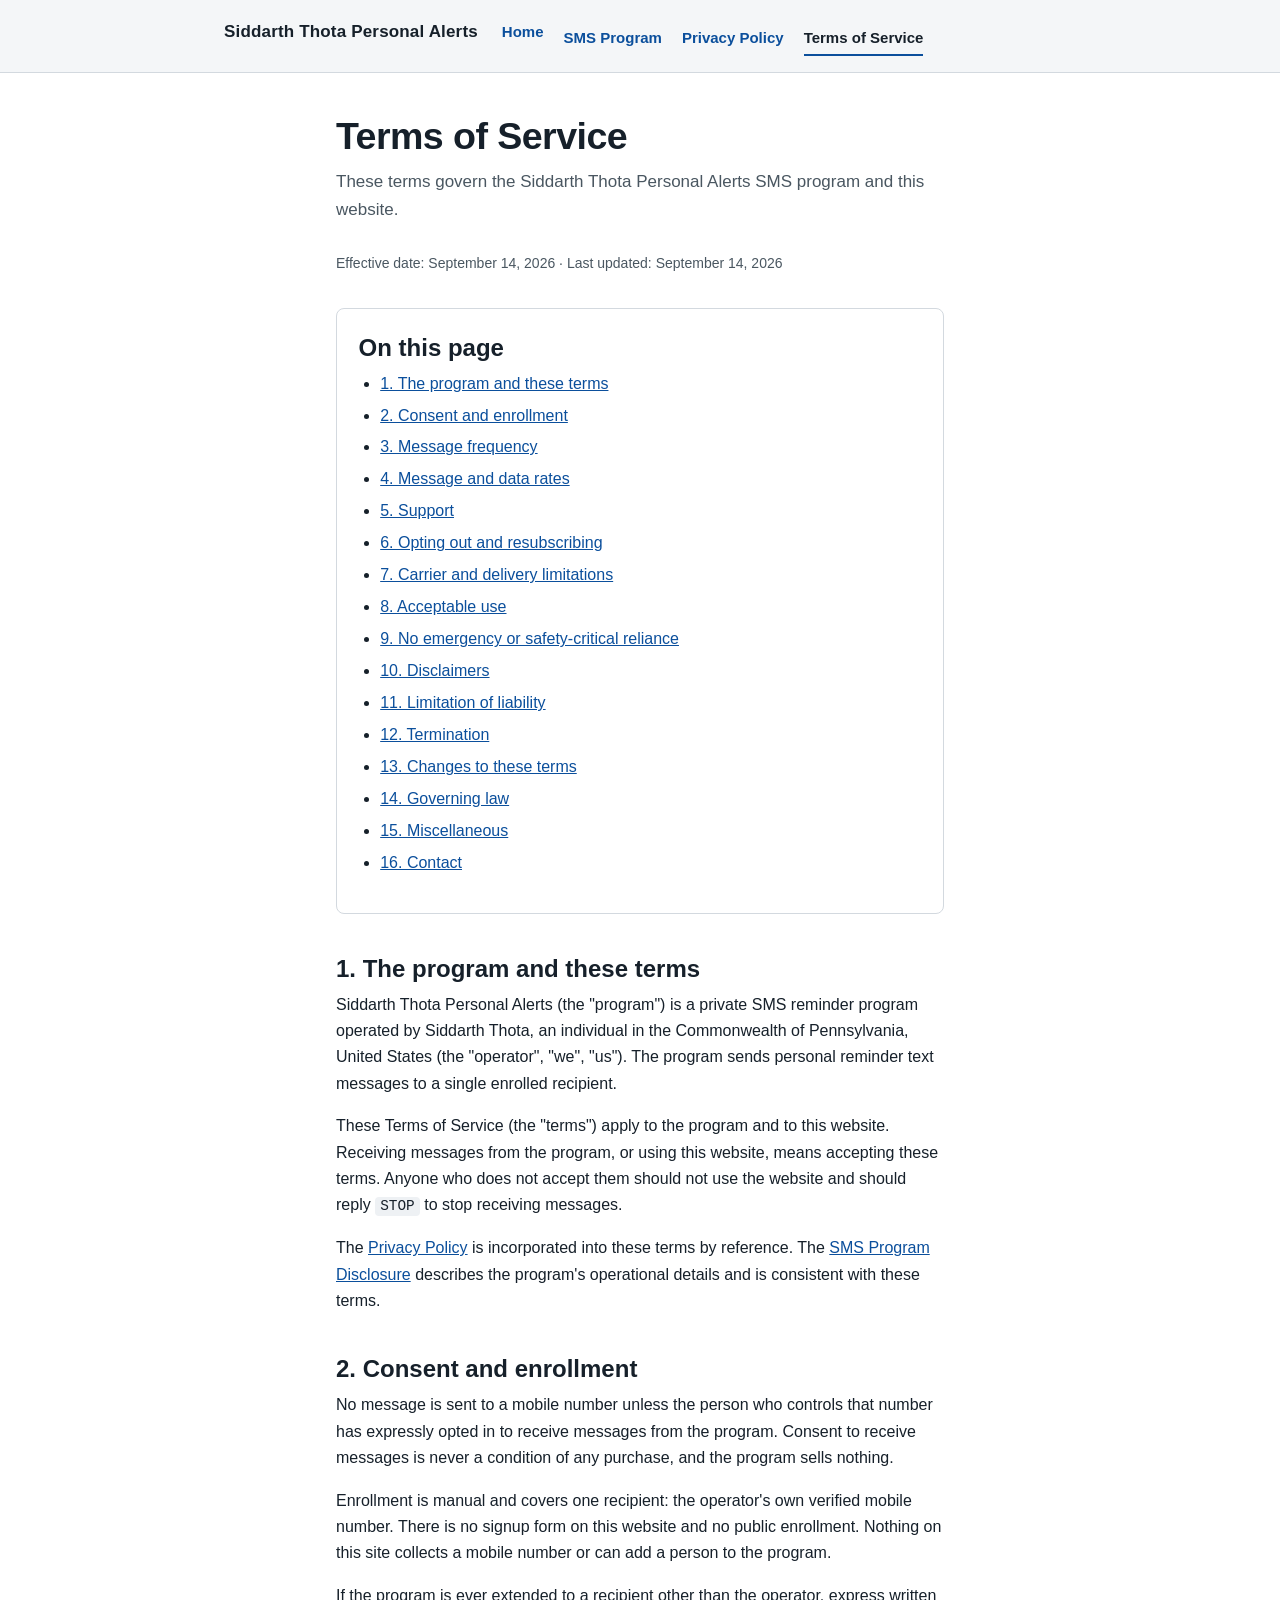
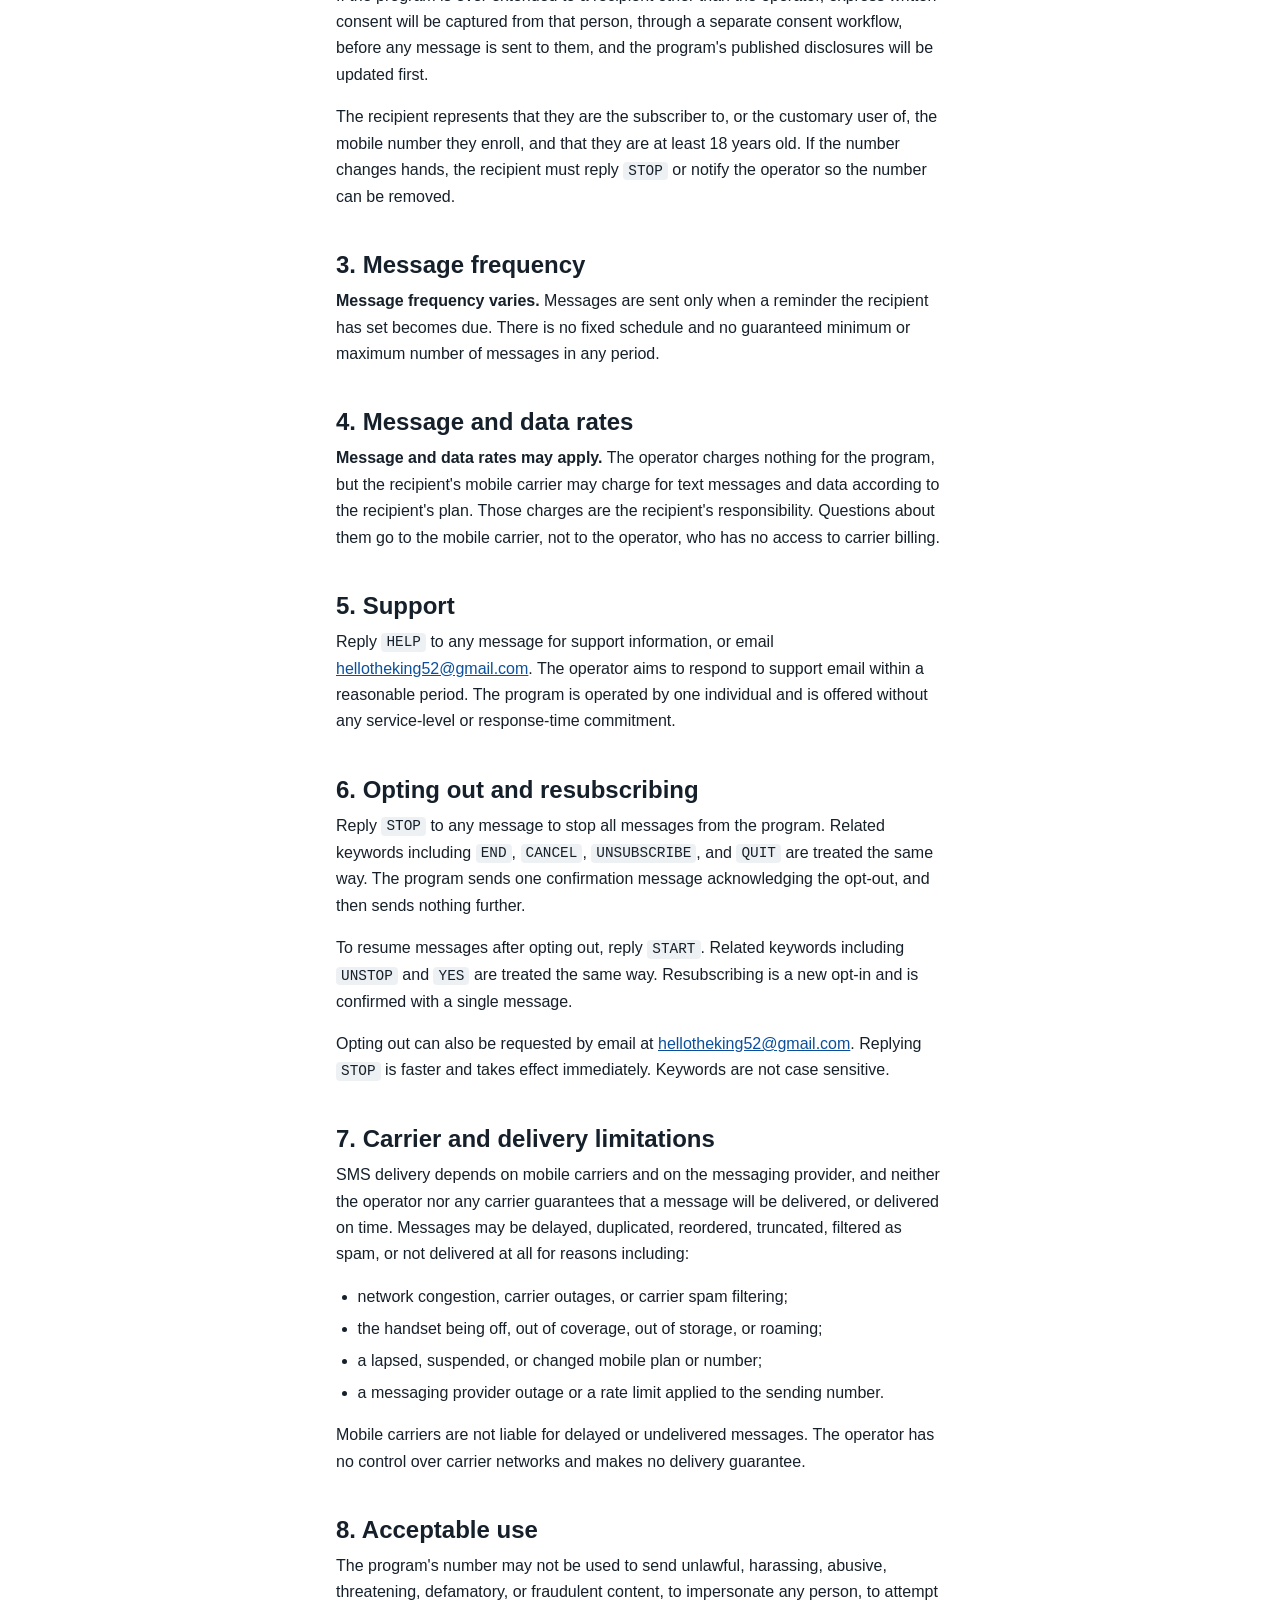
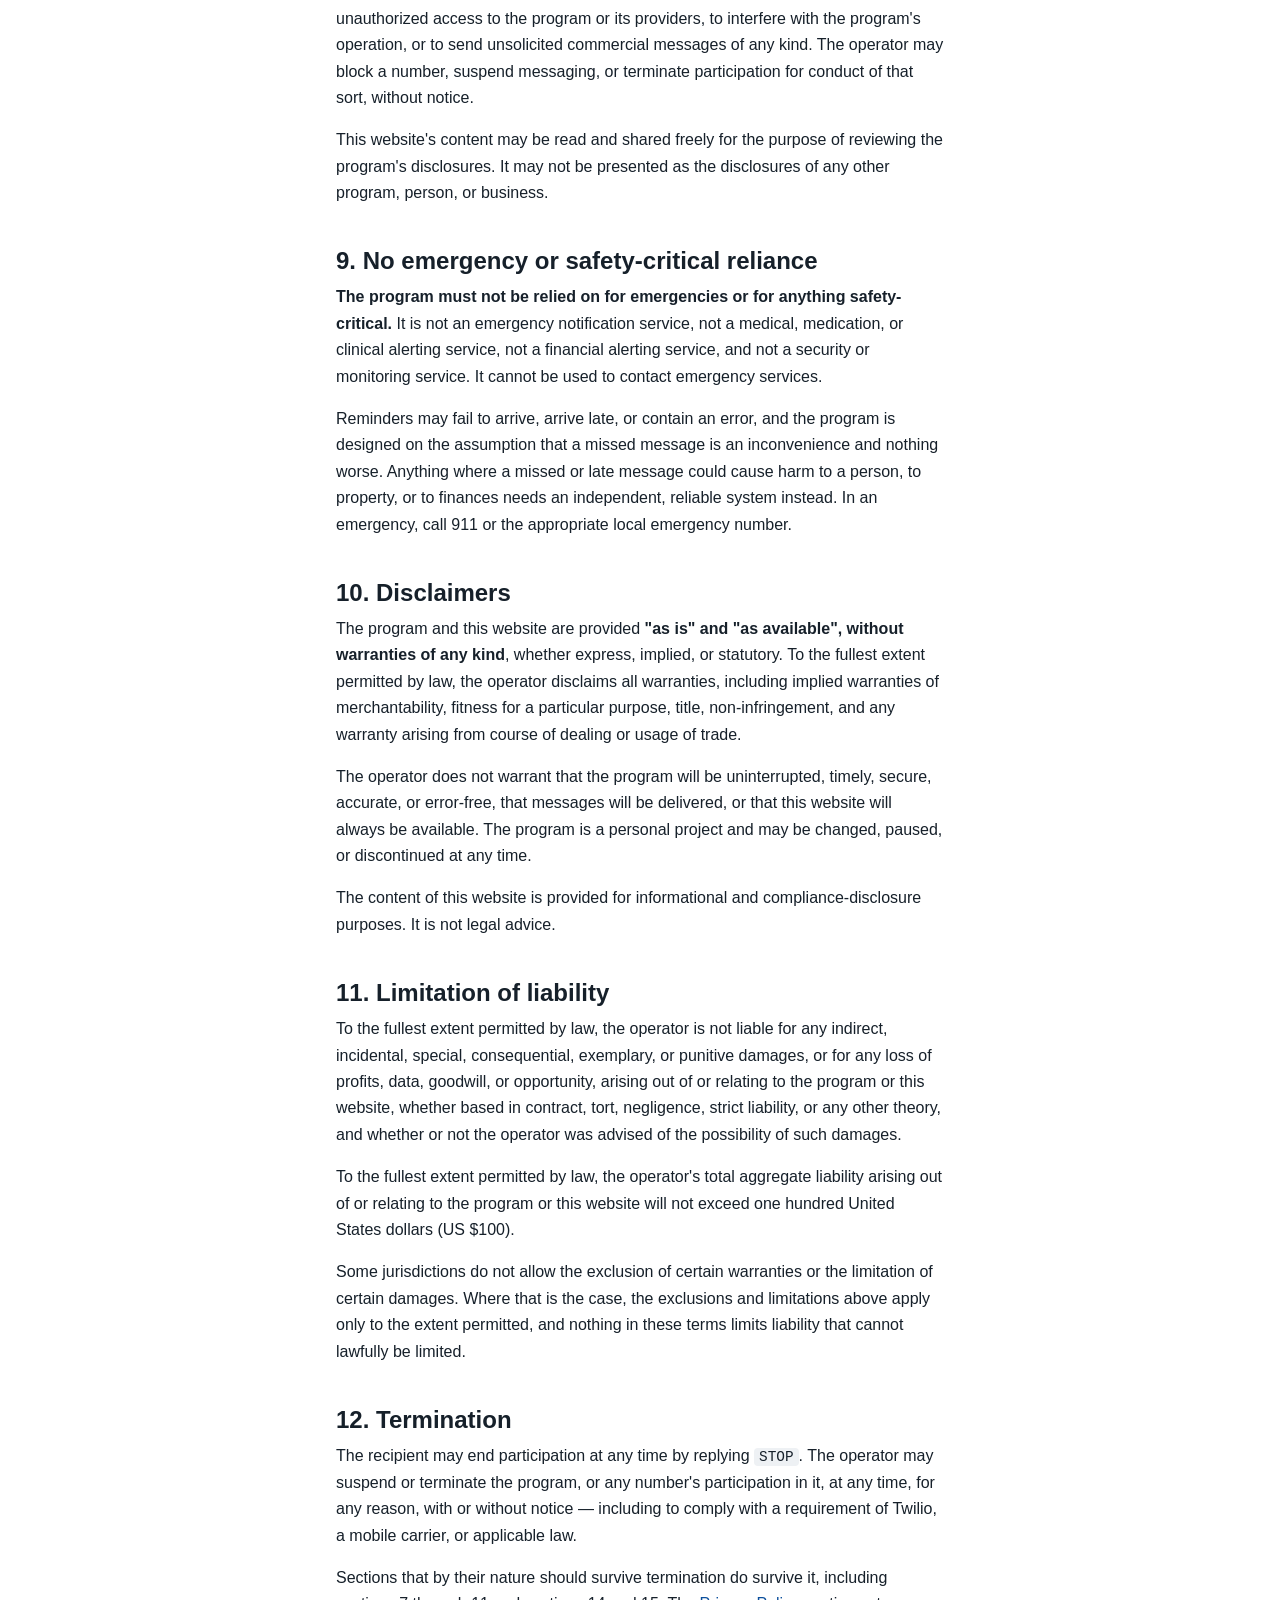
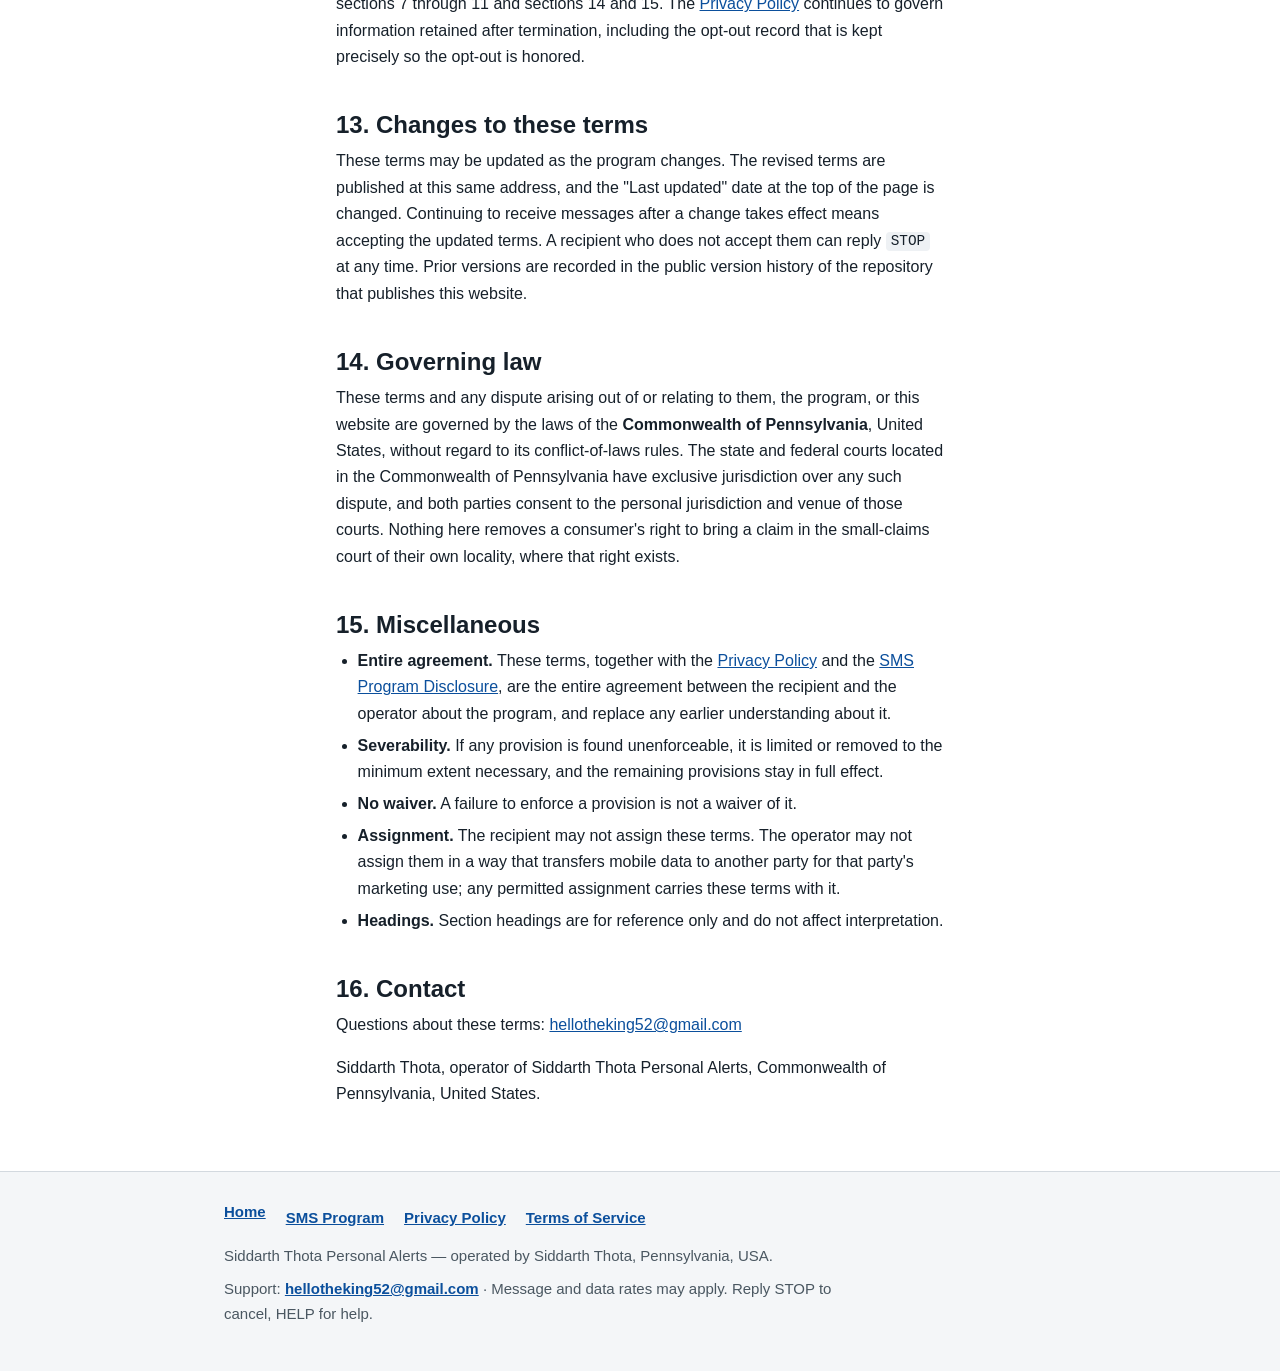
<file: site/terms/index.html>
<!DOCTYPE html>
<html lang="en">
<head>
<meta charset="utf-8">
<meta name="viewport" content="width=device-width, initial-scale=1">
<title>Terms of Service | Siddarth Thota Personal Alerts</title>
<meta name="description" content="Terms of Service for Siddarth Thota Personal Alerts: consent, message frequency, carrier charges, support, opt-out, delivery limitations, disclaimers, and Pennsylvania governing law.">
<meta name="robots" content="index, follow">
<meta name="color-scheme" content="light dark">
<meta property="og:title" content="Terms of Service | Siddarth Thota Personal Alerts">
<meta property="og:description" content="Consent, frequency, charges, opt-out, delivery limitations, disclaimers, and governing law for the Siddarth Thota Personal Alerts SMS program.">
<meta property="og:type" content="article">
<link rel="stylesheet" href="../assets/css/styles.css">
<link rel="icon" href="data:,">
</head>
<body>
<a class="skip-link" href="#main">Skip to main content</a>

<header class="site-header">
  <div class="wrap">
    <a class="brand" href="../">Siddarth Thota Personal Alerts</a>
    <nav class="site-nav" aria-label="Primary">
      <ul>
        <li><a href="../">Home</a></li>
        <li><a href="../sms/">SMS Program</a></li>
        <li><a href="../privacy/">Privacy Policy</a></li>
        <li><a href="./" aria-current="page">Terms of Service</a></li>
      </ul>
    </nav>
  </div>
</header>

<main id="main">
  <div class="wrap">

    <h1>Terms of Service</h1>
    <p class="lede">These terms govern the Siddarth Thota Personal Alerts SMS program and this website.</p>
    <p class="meta">Effective date: September 14, 2026 &middot; Last updated: September 14, 2026</p>

    <nav class="toc card" aria-labelledby="toc-heading">
      <h2 id="toc-heading">On this page</h2>
      <ul>
        <li><a href="#s1">1. The program and these terms</a></li>
        <li><a href="#s2">2. Consent and enrollment</a></li>
        <li><a href="#s3">3. Message frequency</a></li>
        <li><a href="#s4">4. Message and data rates</a></li>
        <li><a href="#s5">5. Support</a></li>
        <li><a href="#s6">6. Opting out and resubscribing</a></li>
        <li><a href="#s7">7. Carrier and delivery limitations</a></li>
        <li><a href="#s8">8. Acceptable use</a></li>
        <li><a href="#s9">9. No emergency or safety-critical reliance</a></li>
        <li><a href="#s10">10. Disclaimers</a></li>
        <li><a href="#s11">11. Limitation of liability</a></li>
        <li><a href="#s12">12. Termination</a></li>
        <li><a href="#s13">13. Changes to these terms</a></li>
        <li><a href="#s14">14. Governing law</a></li>
        <li><a href="#s15">15. Miscellaneous</a></li>
        <li><a href="#s16">16. Contact</a></li>
      </ul>
    </nav>

    <h2 id="s1">1. The program and these terms</h2>
    <p>Siddarth Thota Personal Alerts (the "program") is a private SMS reminder program operated by Siddarth Thota, an individual in the Commonwealth of Pennsylvania, United States (the "operator", "we", "us"). The program sends personal reminder text messages to a single enrolled recipient.</p>
    <p>These Terms of Service (the "terms") apply to the program and to this website. Receiving messages from the program, or using this website, means accepting these terms. Anyone who does not accept them should not use the website and should reply <code>STOP</code> to stop receiving messages.</p>
    <p>The <a href="../privacy/">Privacy Policy</a> is incorporated into these terms by reference. The <a href="../sms/">SMS Program Disclosure</a> describes the program's operational details and is consistent with these terms.</p>

    <h2 id="s2">2. Consent and enrollment</h2>
    <p>No message is sent to a mobile number unless the person who controls that number has expressly opted in to receive messages from the program. Consent to receive messages is never a condition of any purchase, and the program sells nothing.</p>
    <p>Enrollment is manual and covers one recipient: the operator's own verified mobile number. There is no signup form on this website and no public enrollment. Nothing on this site collects a mobile number or can add a person to the program.</p>
    <p>If the program is ever extended to a recipient other than the operator, express written consent will be captured from that person, through a separate consent workflow, before any message is sent to them, and the program's published disclosures will be updated first.</p>
    <p>The recipient represents that they are the subscriber to, or the customary user of, the mobile number they enroll, and that they are at least 18 years old. If the number changes hands, the recipient must reply <code>STOP</code> or notify the operator so the number can be removed.</p>

    <h2 id="s3">3. Message frequency</h2>
    <p><strong>Message frequency varies.</strong> Messages are sent only when a reminder the recipient has set becomes due. There is no fixed schedule and no guaranteed minimum or maximum number of messages in any period.</p>

    <h2 id="s4">4. Message and data rates</h2>
    <p><strong>Message and data rates may apply.</strong> The operator charges nothing for the program, but the recipient's mobile carrier may charge for text messages and data according to the recipient's plan. Those charges are the recipient's responsibility. Questions about them go to the mobile carrier, not to the operator, who has no access to carrier billing.</p>

    <h2 id="s5">5. Support</h2>
    <p>Reply <code>HELP</code> to any message for support information, or email <a href="mailto:hellotheking52@gmail.com">hellotheking52@gmail.com</a>. The operator aims to respond to support email within a reasonable period. The program is operated by one individual and is offered without any service-level or response-time commitment.</p>

    <h2 id="s6">6. Opting out and resubscribing</h2>
    <p>Reply <code>STOP</code> to any message to stop all messages from the program. Related keywords including <code>END</code>, <code>CANCEL</code>, <code>UNSUBSCRIBE</code>, and <code>QUIT</code> are treated the same way. The program sends one confirmation message acknowledging the opt-out, and then sends nothing further.</p>
    <p>To resume messages after opting out, reply <code>START</code>. Related keywords including <code>UNSTOP</code> and <code>YES</code> are treated the same way. Resubscribing is a new opt-in and is confirmed with a single message.</p>
    <p>Opting out can also be requested by email at <a href="mailto:hellotheking52@gmail.com">hellotheking52@gmail.com</a>. Replying <code>STOP</code> is faster and takes effect immediately. Keywords are not case sensitive.</p>

    <h2 id="s7">7. Carrier and delivery limitations</h2>
    <p>SMS delivery depends on mobile carriers and on the messaging provider, and neither the operator nor any carrier guarantees that a message will be delivered, or delivered on time. Messages may be delayed, duplicated, reordered, truncated, filtered as spam, or not delivered at all for reasons including:</p>
    <ul>
      <li>network congestion, carrier outages, or carrier spam filtering;</li>
      <li>the handset being off, out of coverage, out of storage, or roaming;</li>
      <li>a lapsed, suspended, or changed mobile plan or number;</li>
      <li>a messaging provider outage or a rate limit applied to the sending number.</li>
    </ul>
    <p>Mobile carriers are not liable for delayed or undelivered messages. The operator has no control over carrier networks and makes no delivery guarantee.</p>

    <h2 id="s8">8. Acceptable use</h2>
    <p>The program's number may not be used to send unlawful, harassing, abusive, threatening, defamatory, or fraudulent content, to impersonate any person, to attempt unauthorized access to the program or its providers, to interfere with the program's operation, or to send unsolicited commercial messages of any kind. The operator may block a number, suspend messaging, or terminate participation for conduct of that sort, without notice.</p>
    <p>This website's content may be read and shared freely for the purpose of reviewing the program's disclosures. It may not be presented as the disclosures of any other program, person, or business.</p>

    <h2 id="s9">9. No emergency or safety-critical reliance</h2>
    <p><strong>The program must not be relied on for emergencies or for anything safety-critical.</strong> It is not an emergency notification service, not a medical, medication, or clinical alerting service, not a financial alerting service, and not a security or monitoring service. It cannot be used to contact emergency services.</p>
    <p>Reminders may fail to arrive, arrive late, or contain an error, and the program is designed on the assumption that a missed message is an inconvenience and nothing worse. Anything where a missed or late message could cause harm to a person, to property, or to finances needs an independent, reliable system instead. In an emergency, call 911 or the appropriate local emergency number.</p>

    <h2 id="s10">10. Disclaimers</h2>
    <p>The program and this website are provided <strong>"as is" and "as available", without warranties of any kind</strong>, whether express, implied, or statutory. To the fullest extent permitted by law, the operator disclaims all warranties, including implied warranties of merchantability, fitness for a particular purpose, title, non-infringement, and any warranty arising from course of dealing or usage of trade.</p>
    <p>The operator does not warrant that the program will be uninterrupted, timely, secure, accurate, or error-free, that messages will be delivered, or that this website will always be available. The program is a personal project and may be changed, paused, or discontinued at any time.</p>
    <p>The content of this website is provided for informational and compliance-disclosure purposes. It is not legal advice.</p>

    <h2 id="s11">11. Limitation of liability</h2>
    <p>To the fullest extent permitted by law, the operator is not liable for any indirect, incidental, special, consequential, exemplary, or punitive damages, or for any loss of profits, data, goodwill, or opportunity, arising out of or relating to the program or this website, whether based in contract, tort, negligence, strict liability, or any other theory, and whether or not the operator was advised of the possibility of such damages.</p>
    <p>To the fullest extent permitted by law, the operator's total aggregate liability arising out of or relating to the program or this website will not exceed one hundred United States dollars (US $100).</p>
    <p>Some jurisdictions do not allow the exclusion of certain warranties or the limitation of certain damages. Where that is the case, the exclusions and limitations above apply only to the extent permitted, and nothing in these terms limits liability that cannot lawfully be limited.</p>

    <h2 id="s12">12. Termination</h2>
    <p>The recipient may end participation at any time by replying <code>STOP</code>. The operator may suspend or terminate the program, or any number's participation in it, at any time, for any reason, with or without notice &mdash; including to comply with a requirement of Twilio, a mobile carrier, or applicable law.</p>
    <p>Sections that by their nature should survive termination do survive it, including sections 7 through 11 and sections 14 and 15. The <a href="../privacy/">Privacy Policy</a> continues to govern information retained after termination, including the opt-out record that is kept precisely so the opt-out is honored.</p>

    <h2 id="s13">13. Changes to these terms</h2>
    <p>These terms may be updated as the program changes. The revised terms are published at this same address, and the "Last updated" date at the top of the page is changed. Continuing to receive messages after a change takes effect means accepting the updated terms. A recipient who does not accept them can reply <code>STOP</code> at any time. Prior versions are recorded in the public version history of the repository that publishes this website.</p>

    <h2 id="s14">14. Governing law</h2>
    <p>These terms and any dispute arising out of or relating to them, the program, or this website are governed by the laws of the <strong>Commonwealth of Pennsylvania</strong>, United States, without regard to its conflict-of-laws rules. The state and federal courts located in the Commonwealth of Pennsylvania have exclusive jurisdiction over any such dispute, and both parties consent to the personal jurisdiction and venue of those courts. Nothing here removes a consumer's right to bring a claim in the small-claims court of their own locality, where that right exists.</p>

    <h2 id="s15">15. Miscellaneous</h2>
    <ul>
      <li><strong>Entire agreement.</strong> These terms, together with the <a href="../privacy/">Privacy Policy</a> and the <a href="../sms/">SMS Program Disclosure</a>, are the entire agreement between the recipient and the operator about the program, and replace any earlier understanding about it.</li>
      <li><strong>Severability.</strong> If any provision is found unenforceable, it is limited or removed to the minimum extent necessary, and the remaining provisions stay in full effect.</li>
      <li><strong>No waiver.</strong> A failure to enforce a provision is not a waiver of it.</li>
      <li><strong>Assignment.</strong> The recipient may not assign these terms. The operator may not assign them in a way that transfers mobile data to another party for that party's marketing use; any permitted assignment carries these terms with it.</li>
      <li><strong>Headings.</strong> Section headings are for reference only and do not affect interpretation.</li>
    </ul>

    <h2 id="s16">16. Contact</h2>
    <p>Questions about these terms: <a href="mailto:hellotheking52@gmail.com">hellotheking52@gmail.com</a></p>
    <p>Siddarth Thota, operator of Siddarth Thota Personal Alerts, Commonwealth of Pennsylvania, United States.</p>

  </div>
</main>

<footer class="site-footer">
  <div class="wrap">
    <ul>
      <li><a href="../">Home</a></li>
      <li><a href="../sms/">SMS Program</a></li>
      <li><a href="../privacy/">Privacy Policy</a></li>
      <li><a href="./">Terms of Service</a></li>
    </ul>
    <p>Siddarth Thota Personal Alerts &mdash; operated by Siddarth Thota, Pennsylvania, USA.</p>
    <p>Support: <a href="mailto:hellotheking52@gmail.com">hellotheking52@gmail.com</a> &middot; Message and data rates may apply. Reply STOP to cancel, HELP for help.</p>
  </div>
</footer>

<script src="../assets/js/main.js"></script>
</body>
</html>
</file>
<file: site/assets/css/styles.css>
/* Siddarth Thota Personal Alerts - shared stylesheet
   No external fonts, no trackers, no third-party requests. */

:root {
  color-scheme: light dark;

  --bg: #ffffff;
  --bg-subtle: #f4f6f8;
  --surface: #ffffff;
  --border: #d3d9df;
  --border-strong: #767f88;
  --text: #16202a;
  --text-muted: #4a5761;
  --link: #0b4f9c;
  --link-hover: #073a75;
  --accent: #0b4f9c;
  --focus: #b8510a;
  --code-bg: #eef1f4;

  /* Absolute, not ch: `ch` resolves against each element's own font size, so a
     heading and a paragraph would get different widths and their centred left
     edges would not line up. 38rem is about 68 characters of body text. */
  --measure: 38rem;
  --measure-wide: 52rem;
  --radius: 8px;
  --space: 1rem;
}

@media (prefers-color-scheme: dark) {
  :root {
    --bg: #10161c;
    --bg-subtle: #18212a;
    --surface: #18212a;
    --border: #31404d;
    --border-strong: #5a6c7a;
    --text: #eef2f6;
    --text-muted: #b7c2cc;
    --link: #8cc2ff;
    --link-hover: #b6d9ff;
    --accent: #8cc2ff;
    --focus: #ffb066;
    --code-bg: #22303c;
  }
}

*,
*::before,
*::after {
  box-sizing: border-box;
}

html {
  -webkit-text-size-adjust: 100%;
}

body {
  margin: 0;
  background-color: var(--bg);
  color: var(--text);
  font-family: -apple-system, BlinkMacSystemFont, "Segoe UI", Roboto, "Helvetica Neue", Arial, sans-serif;
  font-size: 1rem;
  line-height: 1.65;
}

/* ---------- Skip link ---------- */

.skip-link {
  position: absolute;
  left: -9999px;
  top: 0;
  padding: 0.75rem 1rem;
  background: var(--surface);
  color: var(--text);
  border: 2px solid var(--focus);
  border-radius: var(--radius);
  z-index: 100;
}

.skip-link:focus {
  left: 0.5rem;
  top: 0.5rem;
}

/* ---------- Focus ---------- */

a:focus-visible,
button:focus-visible,
summary:focus-visible,
[tabindex]:focus-visible {
  outline: 3px solid var(--focus);
  outline-offset: 2px;
  border-radius: 3px;
}

/* ---------- Layout ---------- */

.wrap {
  width: 100%;
  max-width: 60rem;
  margin: 0 auto;
  padding: 0 1.25rem;
}

.site-header {
  border-bottom: 1px solid var(--border);
  background: var(--bg-subtle);
}

/* Header and footer share the content's centre axis: capped at the wide
   measure plus the wrapper's own padding, so their inner edge lands exactly
   where the card grid and tables begin. */
.site-header .wrap,
.site-footer .wrap {
  max-width: calc(var(--measure-wide) + 2.5rem);
}

.site-header .wrap {
  display: flex;
  flex-wrap: wrap;
  align-items: baseline;
  gap: 0.5rem 1.5rem;
  padding-block: 1rem;
}

.brand {
  font-size: 1.0625rem;
  font-weight: 700;
  color: var(--text);
  text-decoration: none;
  letter-spacing: 0.01em;
}

.brand:hover,
.brand:focus-visible {
  color: var(--link-hover);
}

.site-nav ul {
  list-style: none;
  display: flex;
  flex-wrap: wrap;
  gap: 0.25rem 1.25rem;
  margin: 0;
  padding: 0;
}

.site-nav a {
  color: var(--link);
  text-decoration: none;
  font-weight: 600;
  font-size: 0.9375rem;
  padding: 0.25rem 0;
  display: inline-block;
  border-bottom: 2px solid transparent;
}

.site-nav a:hover {
  color: var(--link-hover);
  border-bottom-color: currentColor;
}

.site-nav a[aria-current="page"] {
  color: var(--text);
  border-bottom-color: var(--accent);
}

main {
  display: block;
  padding-block: 2.5rem 3rem;
}

/* Body copy sits in a centred measure rather than hugging the left edge of
   the wrapper, so the page is symmetric at desktop widths. */
main .wrap > * {
  max-width: var(--measure);
  margin-inline: auto;
}

/* Elements that need more room than the measure step out evenly on both
   sides, staying centred on the same axis as the text. */
main .wrap > .full,
main .wrap > .table-scroll,
main .wrap > .card-grid {
  max-width: var(--measure-wide);
}

/* ---------- Typography ---------- */

h1,
h2,
h3 {
  line-height: 1.25;
  margin: 0 0 0.5rem;
  color: var(--text);
}

h1 {
  font-size: clamp(1.7rem, 1.3rem + 1.8vw, 2.35rem);
  letter-spacing: -0.015em;
}

h2 {
  font-size: clamp(1.25rem, 1.1rem + 0.7vw, 1.5rem);
  margin-top: 2.25rem;
  padding-top: 0.25rem;
}

h3 {
  font-size: 1.0625rem;
  margin-top: 1.75rem;
}

p,
ul,
ol,
dl {
  margin: 0 0 1rem;
}

ul,
ol {
  padding-left: 1.35rem;
}

li + li {
  margin-top: 0.35rem;
}

a {
  color: var(--link);
}

a:hover {
  color: var(--link-hover);
}

strong {
  font-weight: 700;
}

.lede {
  font-size: 1.0625rem;
  color: var(--text-muted);
  margin-bottom: 1.75rem;
}

.meta {
  font-size: 0.875rem;
  color: var(--text-muted);
  margin-bottom: 2rem;
}

code,
kbd,
samp {
  font-family: ui-monospace, SFMono-Regular, "SF Mono", Menlo, Consolas, "Liberation Mono", monospace;
  font-size: 0.9em;
  background: var(--code-bg);
  padding: 0.1em 0.35em;
  border-radius: 4px;
}

/* ---------- Components ---------- */

.card {
  background: var(--surface);
  border: 1px solid var(--border);
  border-radius: var(--radius);
  padding: 1.25rem 1.35rem;
  margin: 0 0 1.5rem;
}

.card h2,
.card h3 {
  margin-top: 0;
}

.card-grid {
  display: grid;
  grid-template-columns: repeat(auto-fit, minmax(16rem, 1fr));
  gap: 1rem;
  margin-bottom: 1.5rem;
}

.card-grid .card {
  margin-bottom: 0;
}

.callout {
  border-left: 4px solid var(--accent);
  background: var(--bg-subtle);
  border-radius: 0 var(--radius) var(--radius) 0;
  padding: 1rem 1.25rem;
  margin: 0 0 1.5rem;
}

.callout > :last-child {
  margin-bottom: 0;
}

.sample-msg {
  border: 1px solid var(--border-strong);
  border-radius: var(--radius);
  background: var(--bg-subtle);
  padding: 0.9rem 1.1rem;
  margin: 0 0 1rem;
  font-family: ui-monospace, SFMono-Regular, "SF Mono", Menlo, Consolas, "Liberation Mono", monospace;
  font-size: 0.9375rem;
  line-height: 1.55;
  white-space: pre-wrap;
  overflow-wrap: anywhere;
}

dl.facts {
  display: grid;
  grid-template-columns: minmax(9rem, auto) 1fr;
  gap: 0.5rem 1.25rem;
  margin-bottom: 1.5rem;
}

dl.facts dt {
  font-weight: 700;
}

dl.facts dd {
  margin: 0;
}

@media (max-width: 34rem) {
  dl.facts {
    grid-template-columns: 1fr;
    gap: 0.15rem;
  }

  dl.facts dd {
    margin-bottom: 0.75rem;
  }
}

.table-scroll {
  overflow-x: auto;
  margin-bottom: 1.5rem;
  border: 1px solid var(--border);
  border-radius: var(--radius);
}

table {
  border-collapse: collapse;
  width: 100%;
  min-width: 30rem;
  font-size: 0.9375rem;
}

caption {
  text-align: left;
  padding: 0.75rem 0.9rem;
  font-weight: 700;
  color: var(--text);
}

th,
td {
  text-align: left;
  vertical-align: top;
  padding: 0.65rem 0.9rem;
  border-bottom: 1px solid var(--border);
}

thead th {
  background: var(--bg-subtle);
  border-bottom: 2px solid var(--border-strong);
}

tbody tr:last-child th,
tbody tr:last-child td {
  border-bottom: 0;
}

.keyword-list {
  list-style: none;
  padding-left: 0;
}

.keyword-list li {
  padding: 0.75rem 0;
  border-bottom: 1px solid var(--border);
}

.keyword-list li:last-child {
  border-bottom: 0;
}

.keyword-list .kw {
  font-family: ui-monospace, SFMono-Regular, "SF Mono", Menlo, Consolas, "Liberation Mono", monospace;
  font-weight: 700;
  background: var(--code-bg);
  padding: 0.1em 0.45em;
  border-radius: 4px;
}

.toc ul {
  padding-left: 1.35rem;
}

/* ---------- Footer ---------- */

.site-footer {
  border-top: 1px solid var(--border);
  background: var(--bg-subtle);
  padding-block: 1.75rem 2.25rem;
  font-size: 0.9375rem;
  color: var(--text-muted);
}

.site-footer p {
  margin-bottom: 0.5rem;
  max-width: var(--measure);
}

.site-footer ul {
  list-style: none;
  display: flex;
  flex-wrap: wrap;
  gap: 0.25rem 1.25rem;
  padding: 0;
  margin: 0 0 0.85rem;
}

.site-footer a {
  color: var(--link);
  font-weight: 600;
}

@media print {
  .site-nav,
  .skip-link {
    display: none;
  }

  body {
    color: #000;
    background: #fff;
  }
}
</file>
